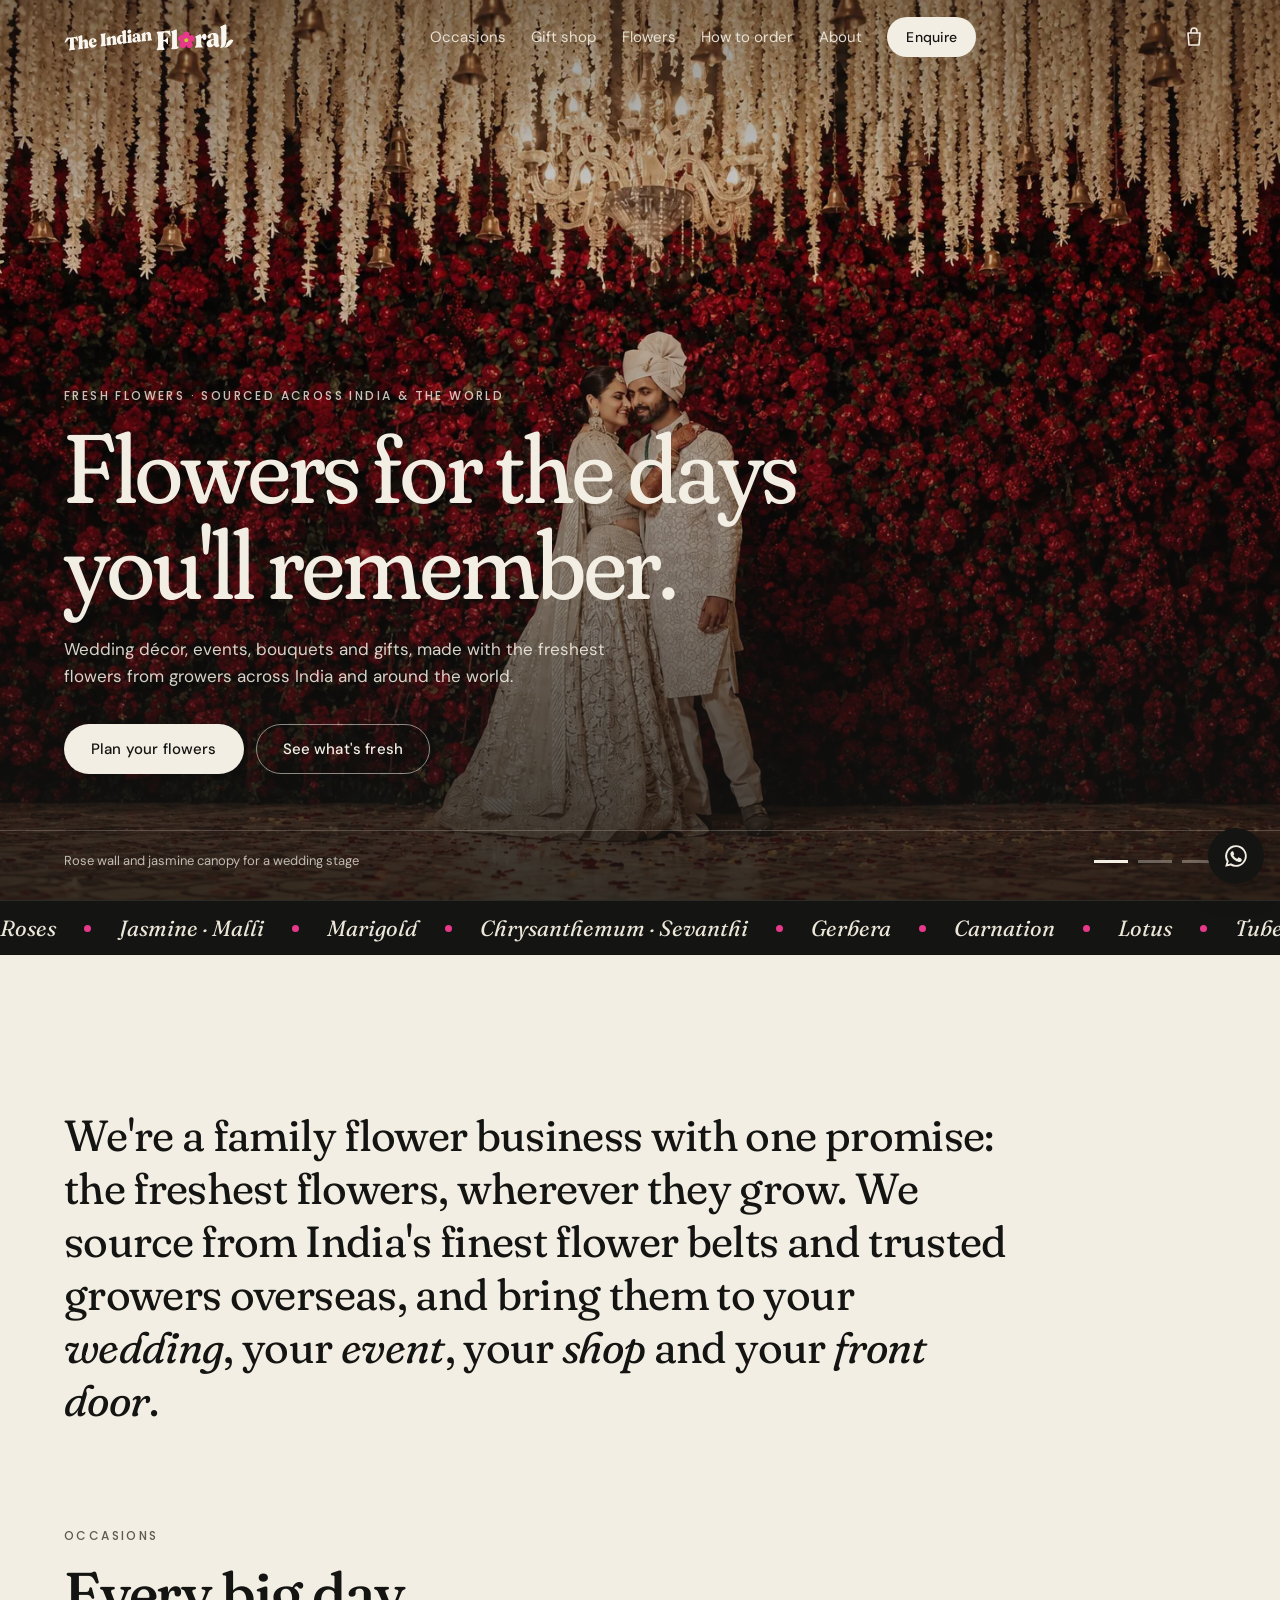
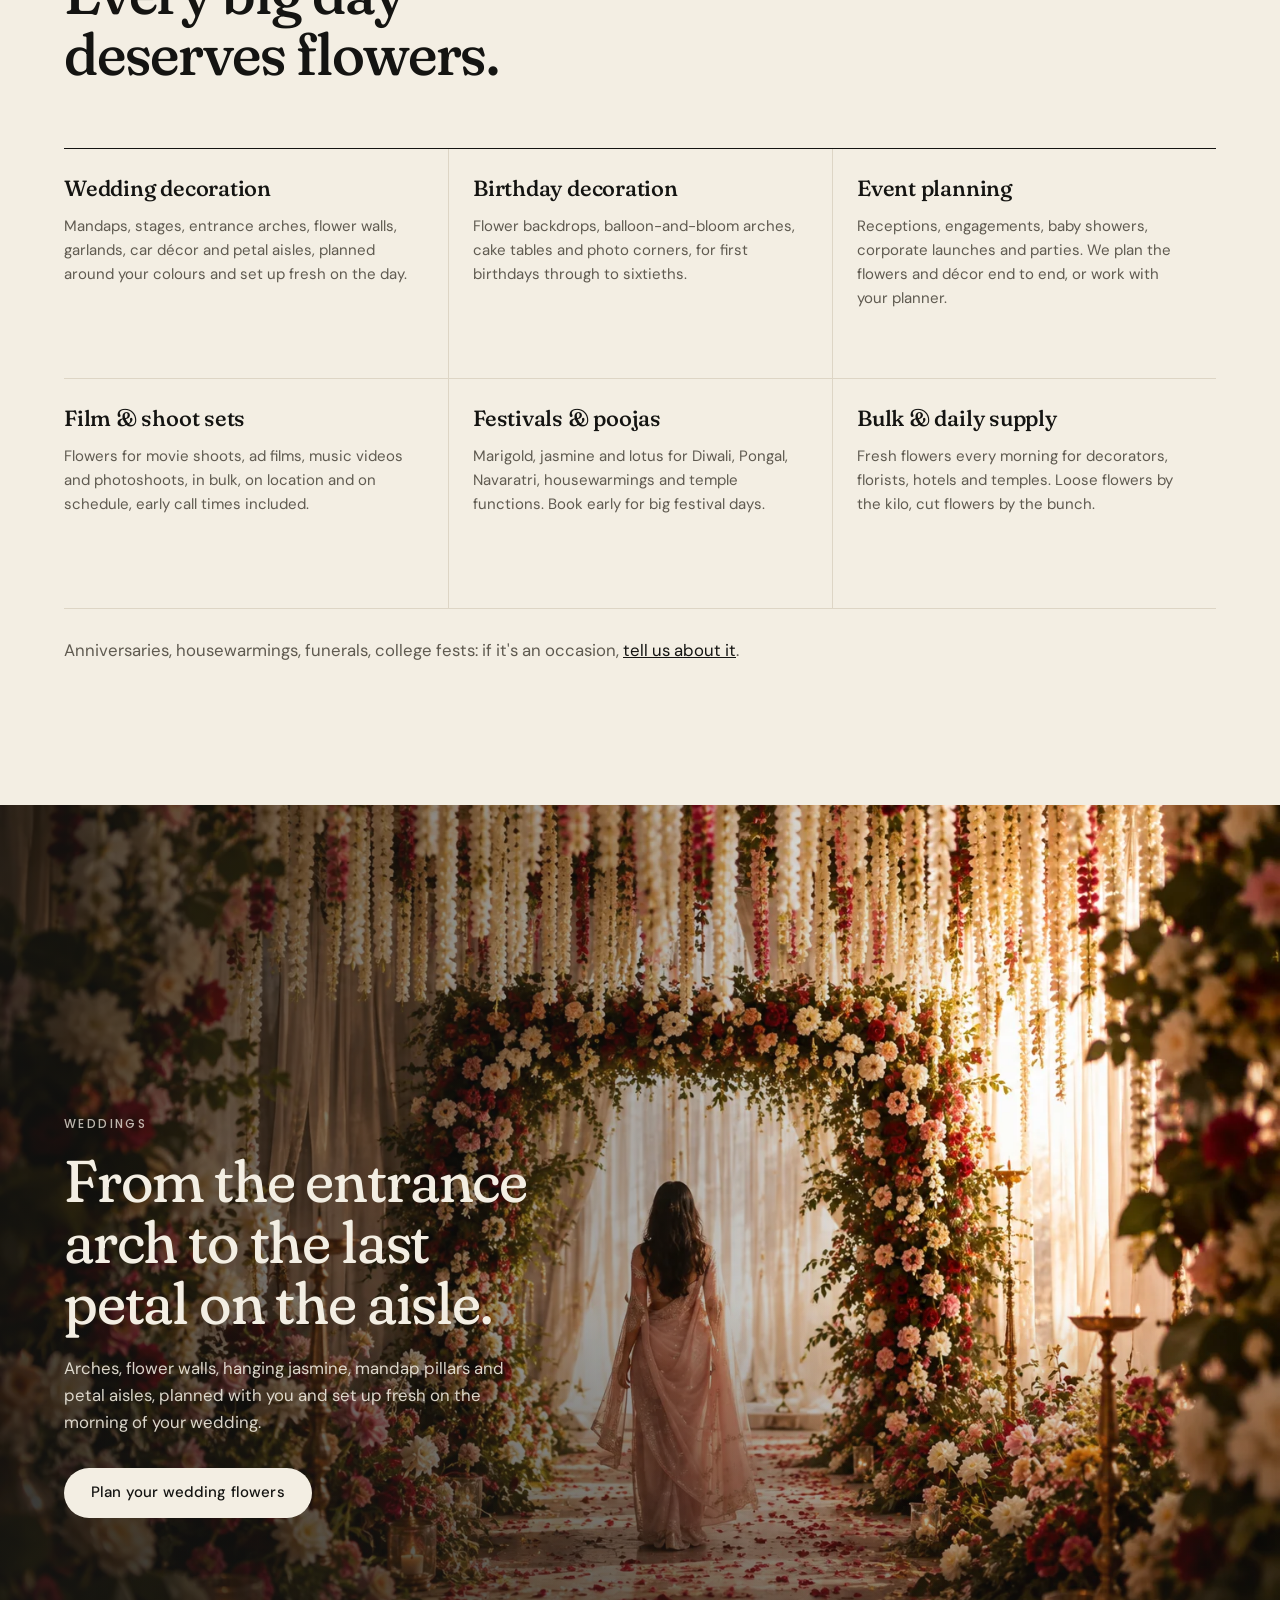
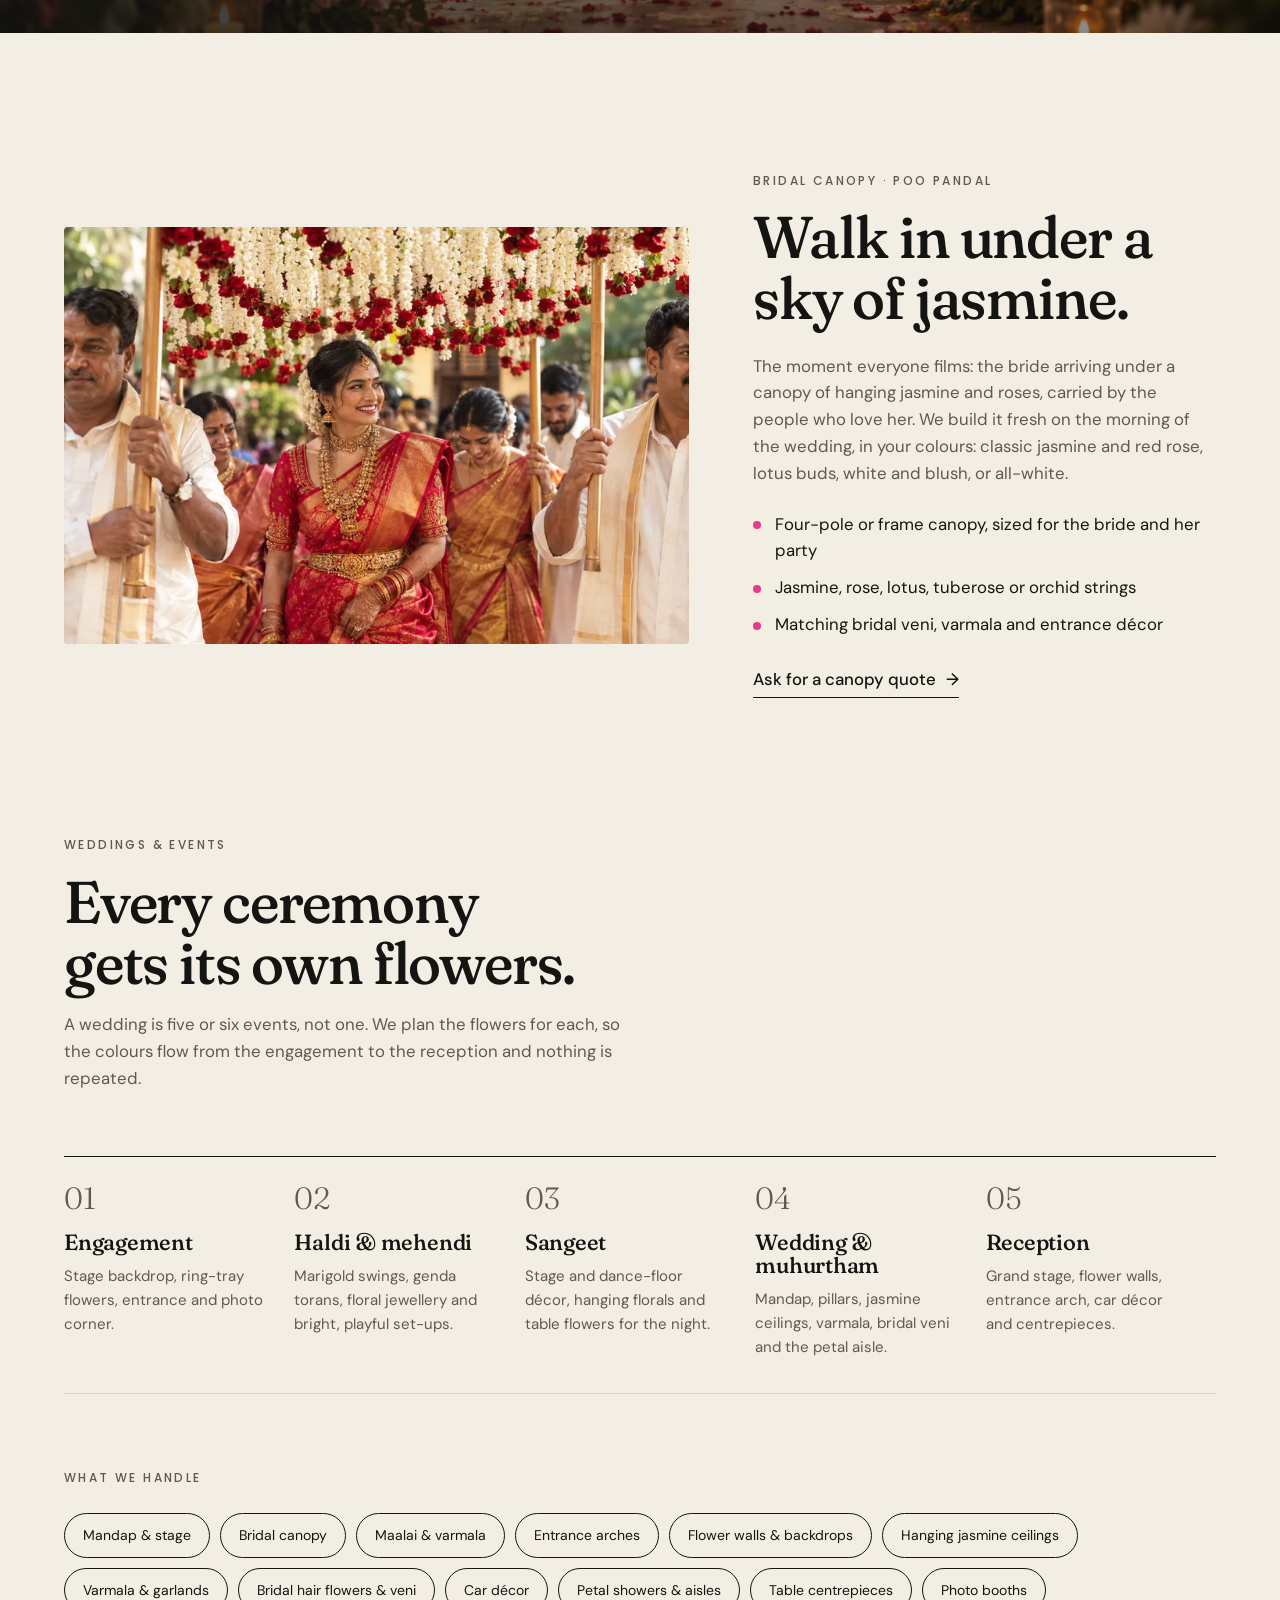
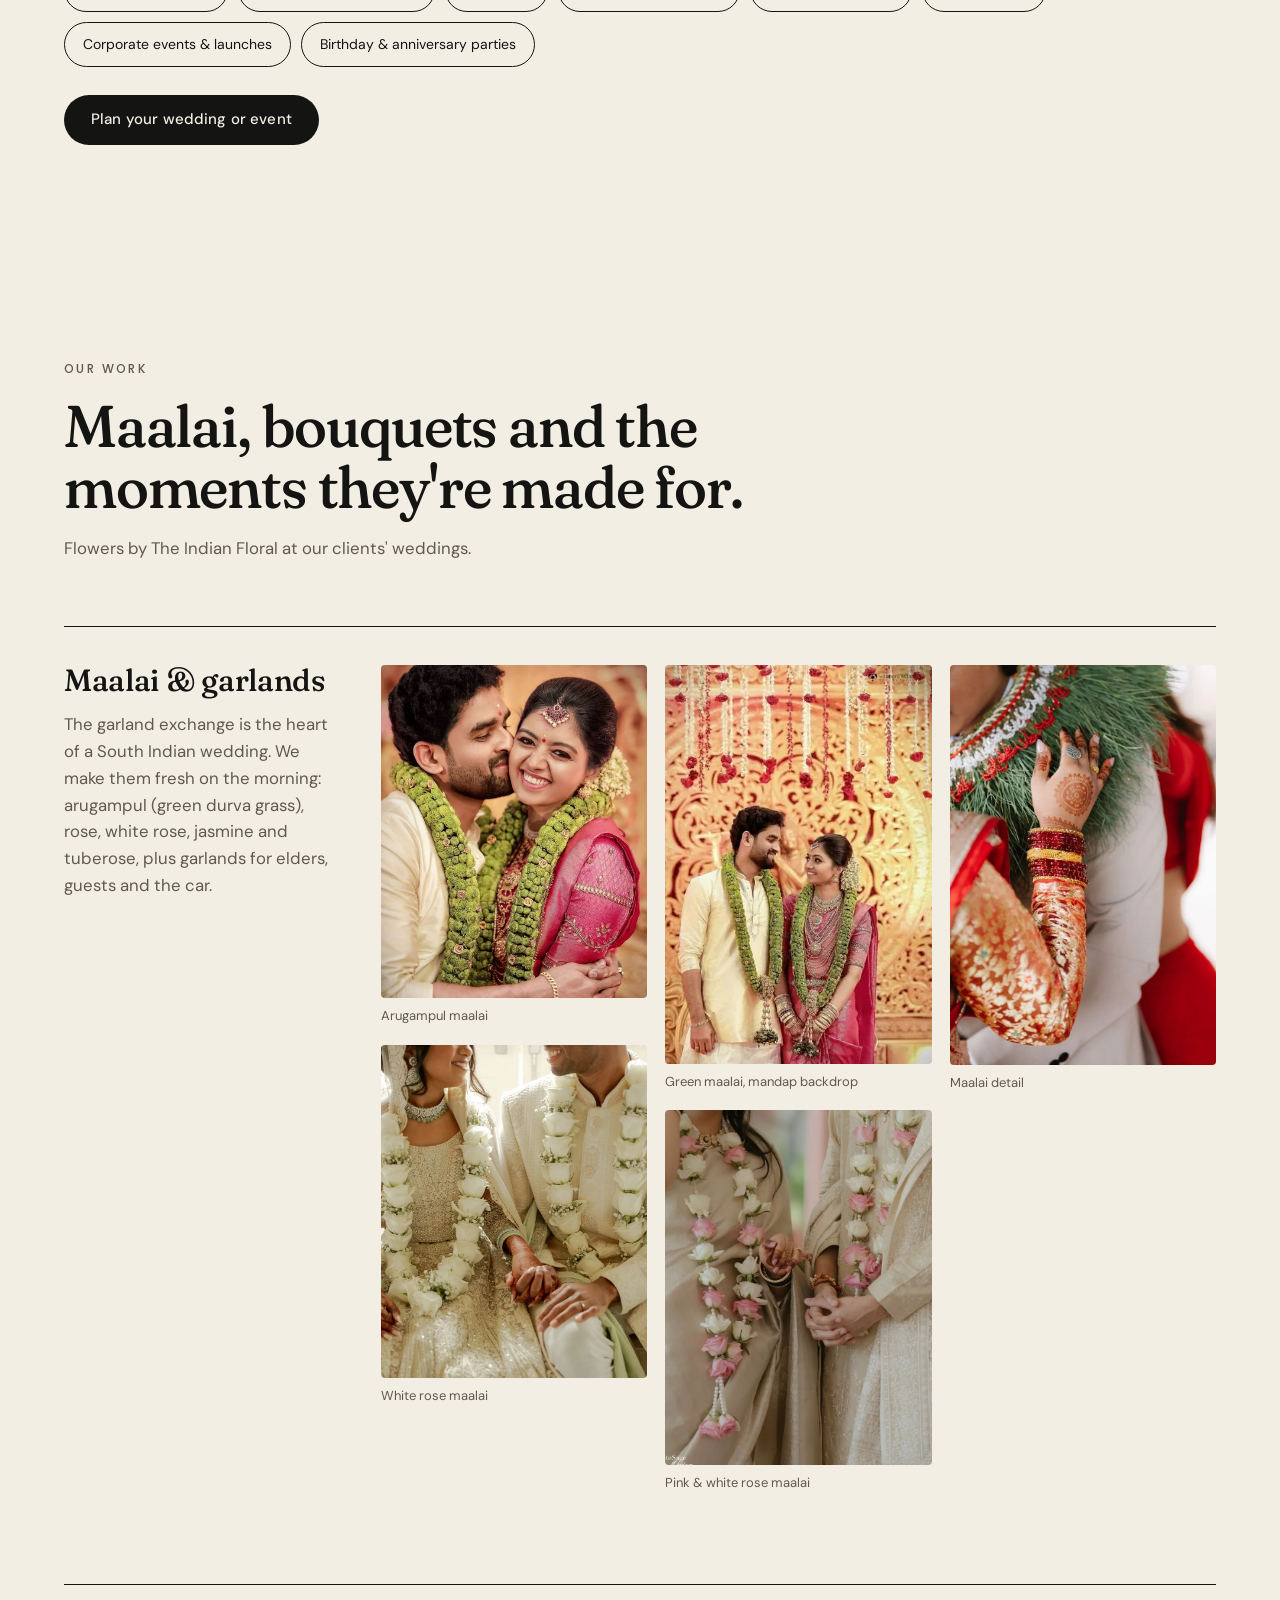
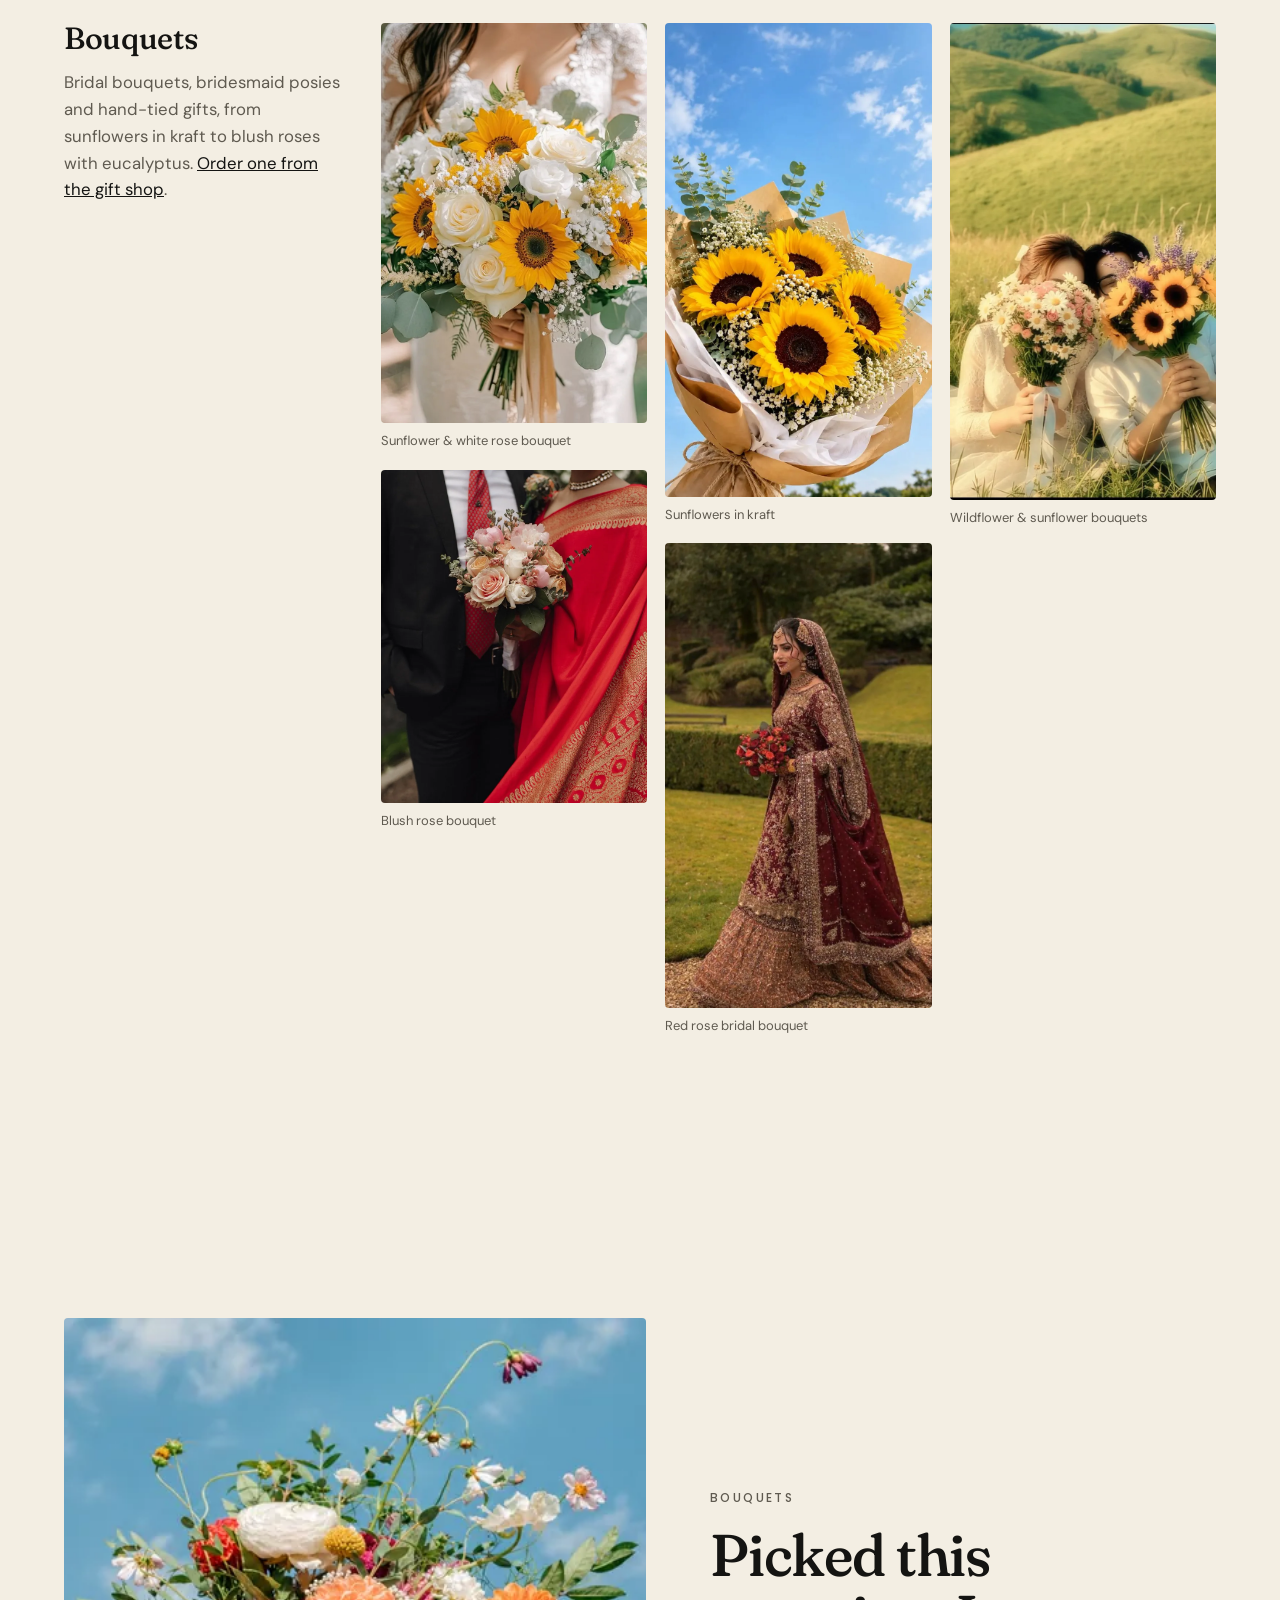
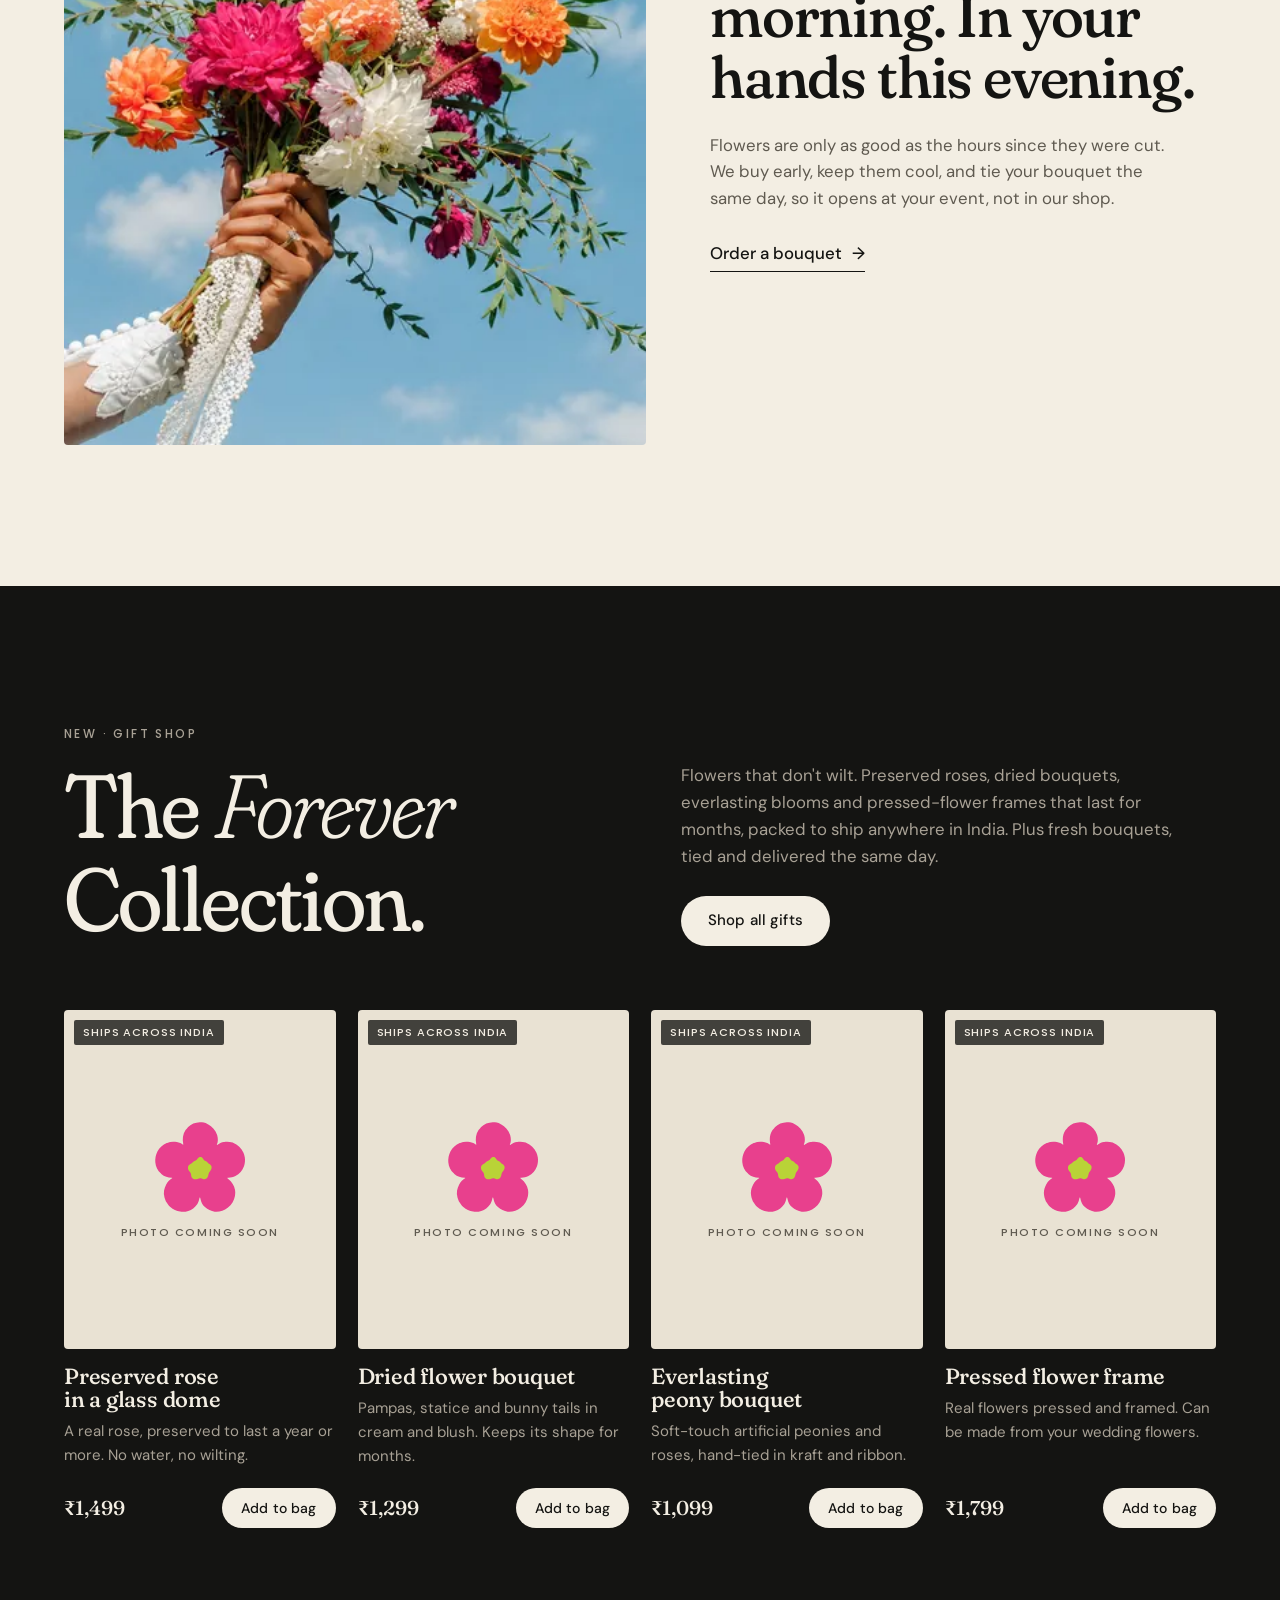
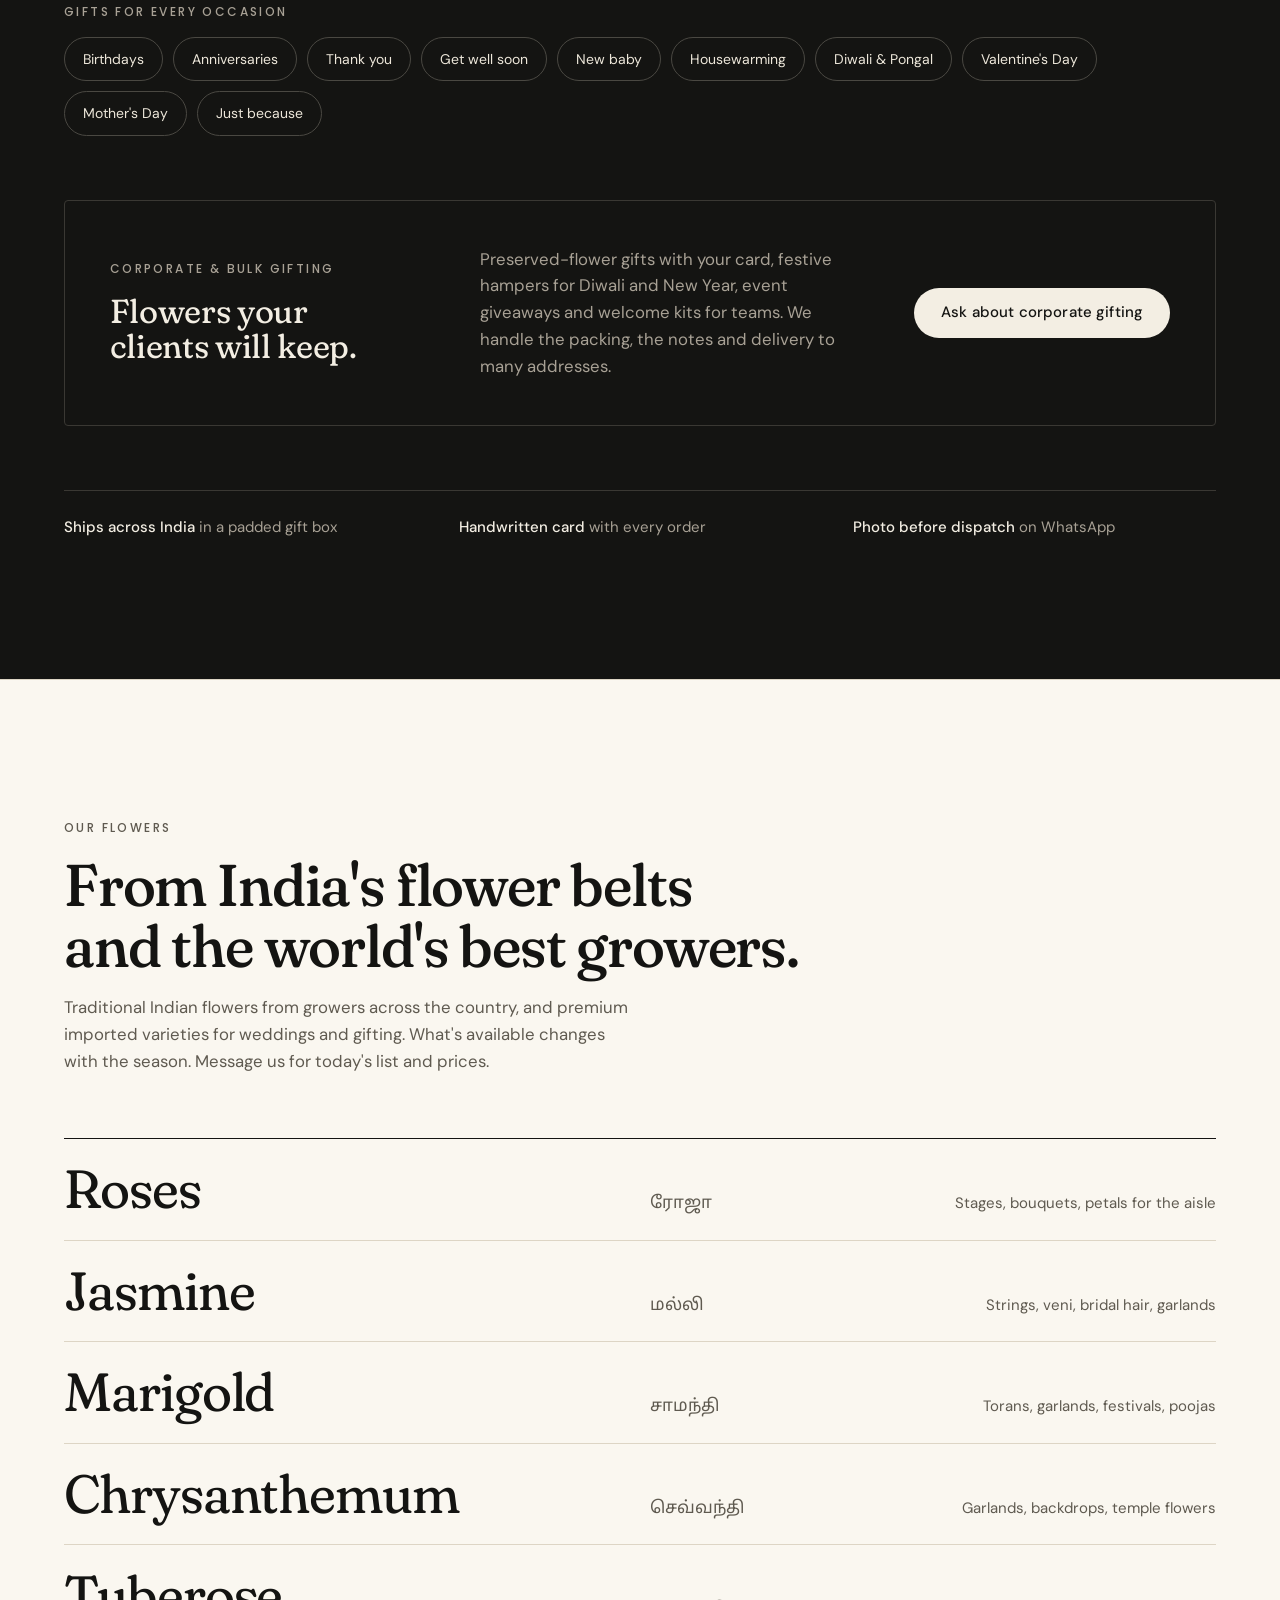
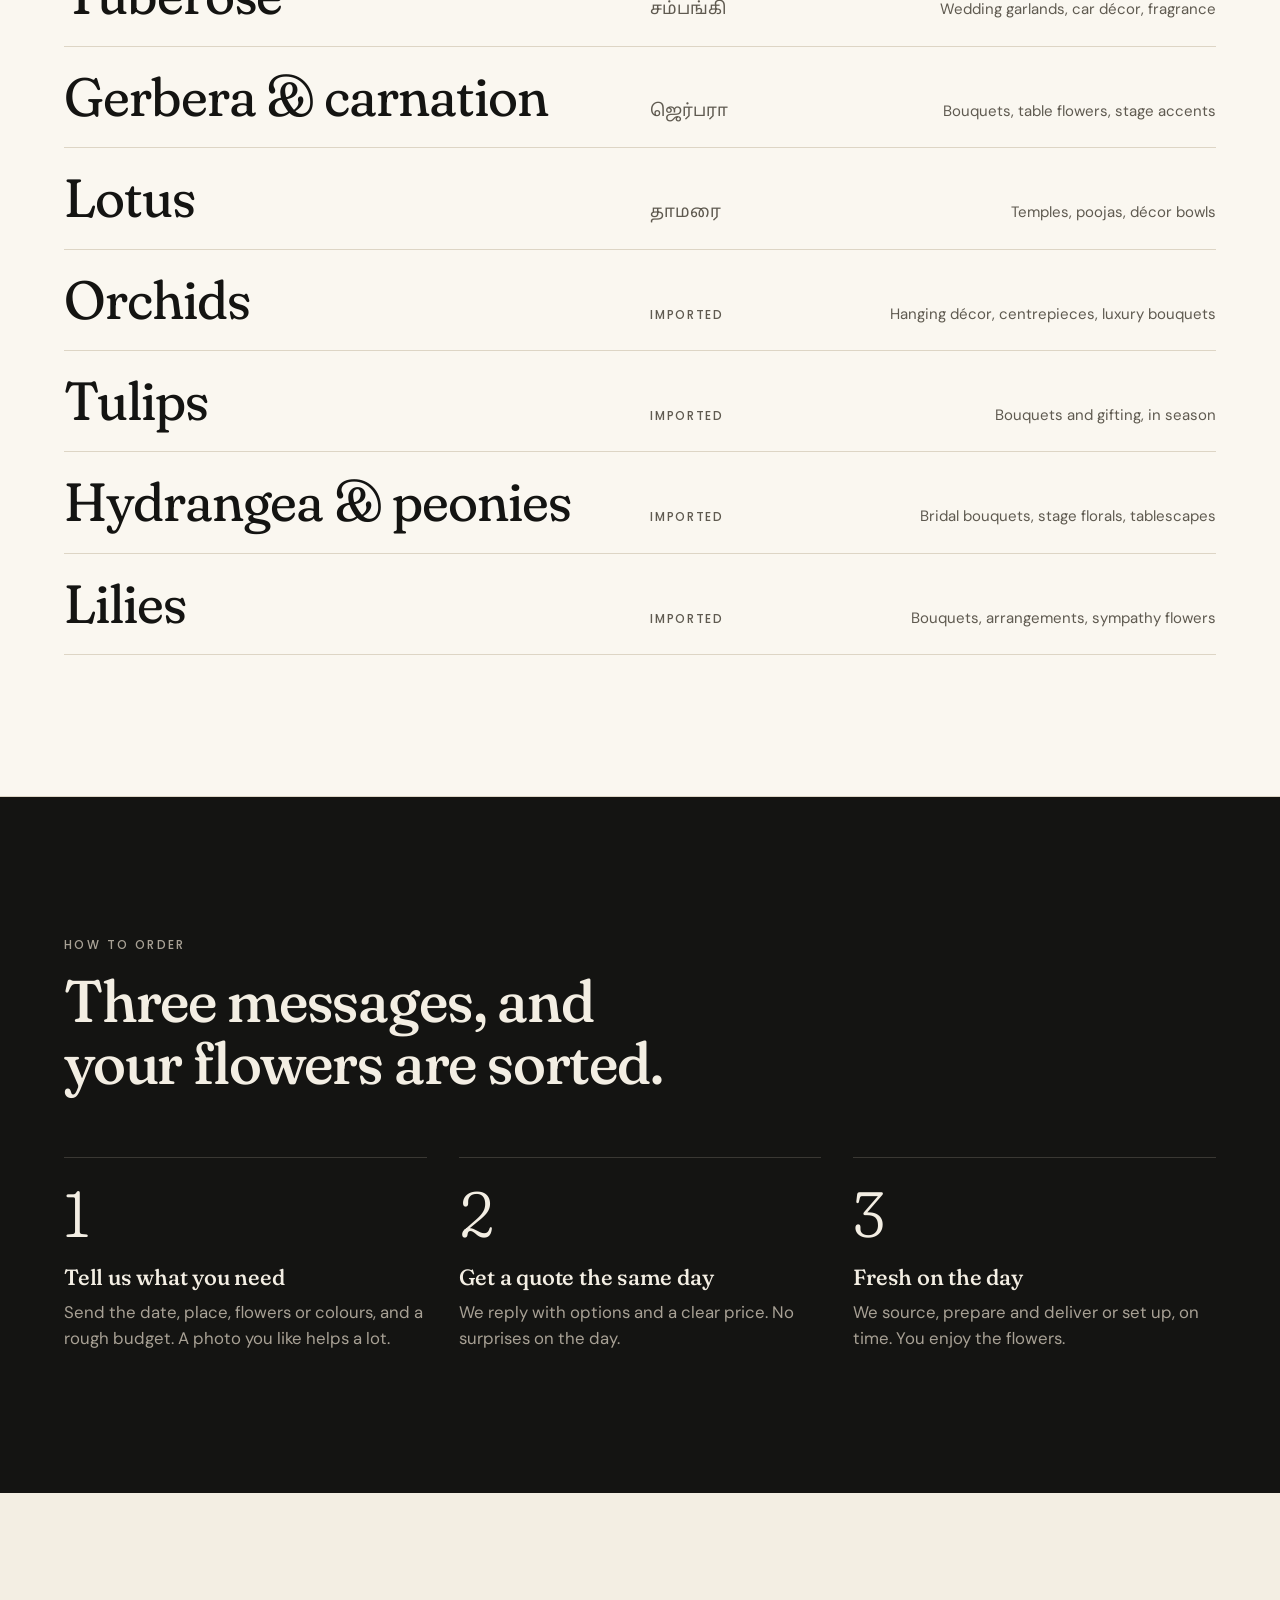
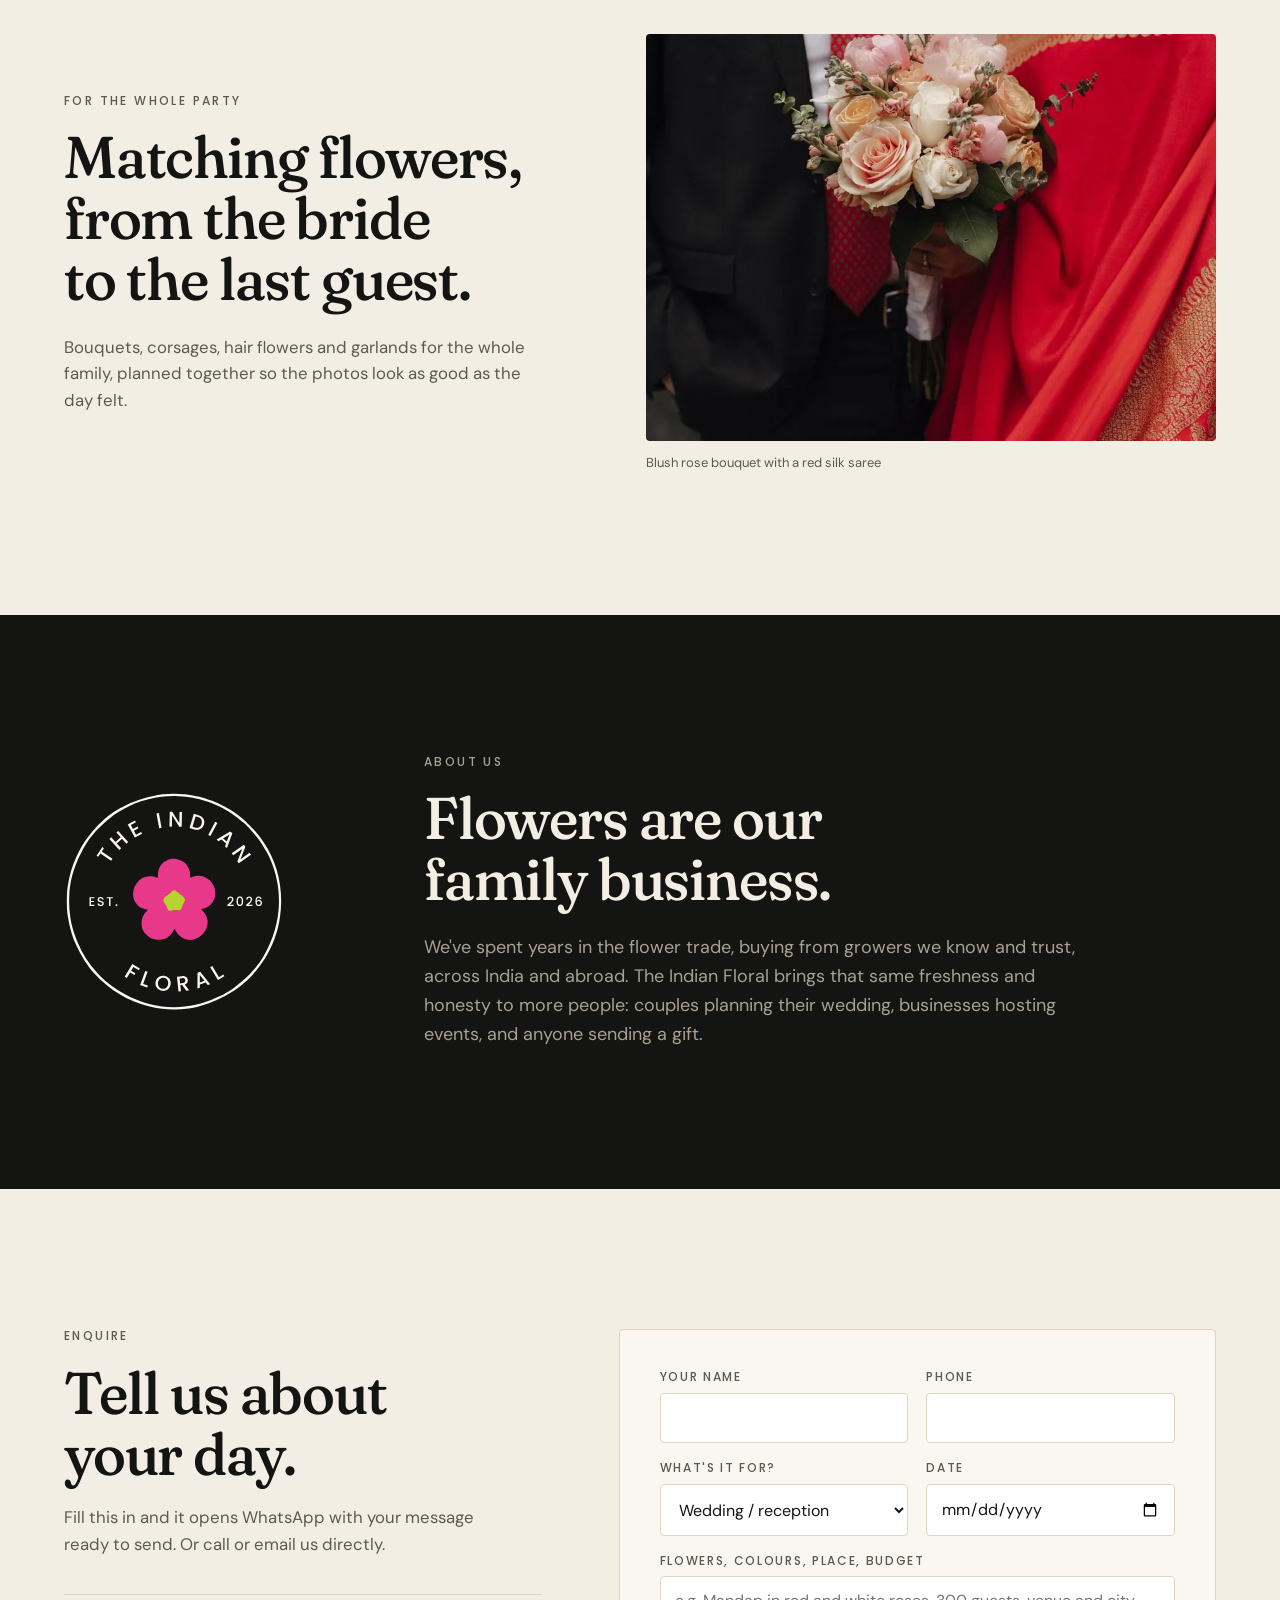
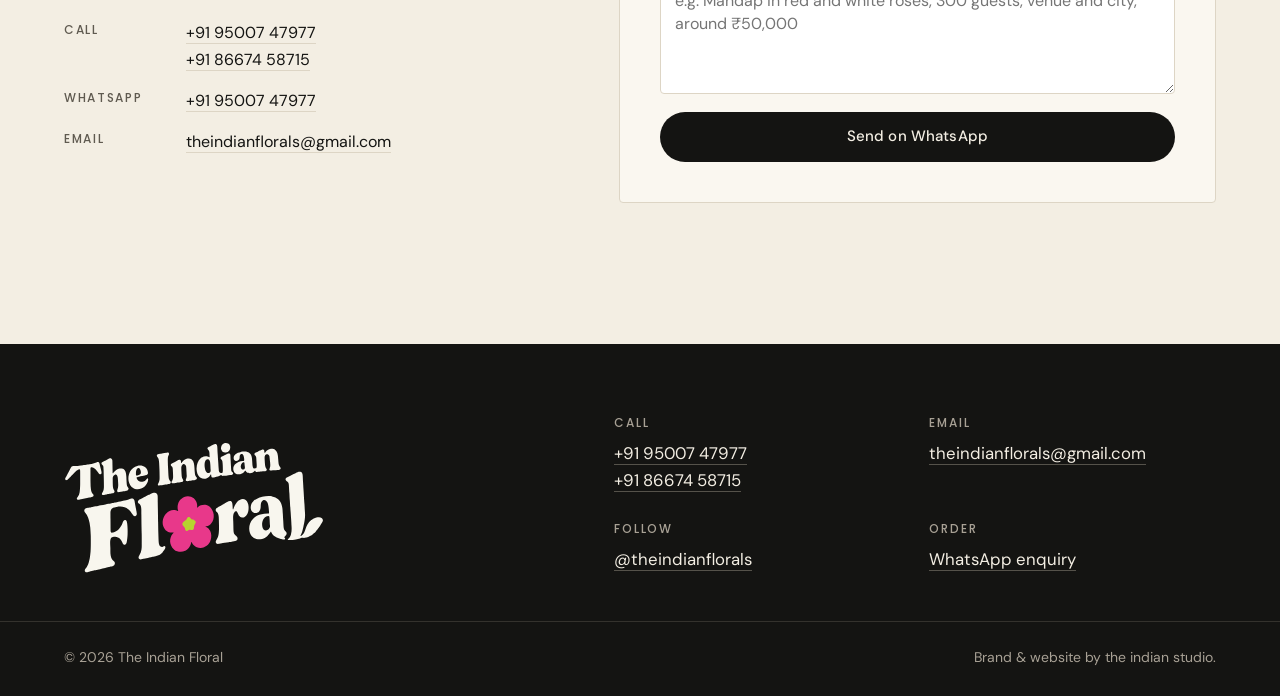
<file: index.html>
<!doctype html>
<html lang="en">
<head>
  <meta charset="utf-8">
  <meta name="viewport" content="width=device-width, initial-scale=1, viewport-fit=cover">
  <title>The Indian Floral · Flowers for weddings, events &amp; gifting</title>
  <meta name="description" content="Wedding decoration, event flowers and gifts, with flowers sourced from growers across India and around the world. Preserved flower gifts that ship across India.">
  <meta name="theme-color" content="#141412">

  <meta property="og:title" content="The Indian Floral">
  <meta property="og:description" content="Flowers sourced across India and the world, for weddings, events and gifting.">
  <meta property="og:image" content="assets/og-image.png">
  <meta property="og:type" content="website">

  <link rel="icon" href="favicon.svg" type="image/svg+xml">
  <link rel="icon" href="favicon.ico" sizes="48x48">
  <link rel="apple-touch-icon" href="apple-touch-icon.png">
  <link rel="manifest" href="site.webmanifest">

  <link rel="preconnect" href="https://fonts.googleapis.com">
  <link rel="preconnect" href="https://fonts.gstatic.com" crossorigin>
  <link rel="stylesheet" href="https://fonts.googleapis.com/css2?family=Fraunces:opsz,wght,SOFT@9..144,300..900,0..100&family=DM+Sans:opsz,wght@9..40,400..700&family=Poppins:wght@500&family=Noto+Sans+Tamil:wght@400;500&display=swap">
  <link rel="preload" as="image" href="assets/img/hero-mandap-lg.webp" imagesrcset="assets/img/hero-mandap-sm.webp 800w, assets/img/hero-mandap-lg.webp 1536w" imagesizes="100vw">
  <link rel="stylesheet" href="assets/styles.css">
</head>
<body>

<a class="skip" href="#main">Skip to content</a>

<header class="site-header" id="top">
  <div class="bar">
    <a class="brand" href="#top" aria-label="The Indian Floral, home">
      <img class="logo-light" src="assets/logo/horizontal-reversed.svg" alt="The Indian Floral" width="190" height="30">
      <img class="logo-dark" src="assets/logo/horizontal-ink.svg" alt="" width="190" height="30" aria-hidden="true">
    </a>
    <nav class="nav" id="nav" aria-label="Main">
      <a href="#occasions">Occasions</a>
      <a href="shop.html">Gift shop</a>
      <a href="#flowers">Flowers</a>
      <a href="#how">How to order</a>
      <a href="#about">About</a>
      <a class="btn btn-small" href="#contact">Enquire</a>
    </nav>
    <div class="bar-end">
      <a class="bag-btn" href="#bag" data-open-bag aria-label="Your bag"><svg viewBox="0 0 24 24" aria-hidden="true"><path d="M6 8h12l-1 12H7L6 8Z"/><path d="M9 8V6a3 3 0 0 1 6 0v2"/></svg><span class="bag-count" hidden>0</span></a>
      <button class="menu" id="menu" aria-expanded="false" aria-controls="nav"><span></span><span></span><span class="sr">Menu</span></button>
    </div>
  </div>
</header>

<main id="main">

  <!-- HERO: three slides, crossfading -->
  <section class="hero" aria-roledescription="carousel" aria-label="Our flowers at work">
    <div class="slides">
      <figure class="slide is-active" data-caption="Rose wall and jasmine canopy for a wedding stage">
        <picture>
          <source type="image/webp" srcset="assets/img/hero-mandap-sm.webp 800w, assets/img/hero-mandap-lg.webp 1536w" sizes="100vw">
          <img src="assets/img/hero-mandap-lg.jpg" alt="A bride and groom in ivory in front of a wall of red roses under hanging white flowers" fetchpriority="high">
        </picture>
      </figure>
      <figure class="slide" data-caption="Sunflowers and baby's breath, tied by hand">
        <picture>
          <source type="image/webp" srcset="assets/img/hero-sunflower-bouquet-sm.webp 800w, assets/img/hero-sunflower-bouquet-lg.webp 1536w" sizes="100vw">
          <img src="assets/img/hero-sunflower-bouquet-lg.jpg" alt="A couple in a sunflower field at sunset holding a sunflower bouquet" loading="lazy">
        </picture>
      </figure>
      <figure class="slide" data-caption="Golden hour in the fields">
        <picture>
          <source type="image/webp" srcset="assets/img/hero-sunflower-field-sm.webp 800w, assets/img/hero-sunflower-field-lg.webp 1536w" sizes="100vw">
          <img src="assets/img/hero-sunflower-field-lg.jpg" alt="A couple holding hands in a sunflower field at sunrise" loading="lazy">
        </picture>
      </figure>
    </div>

    <div class="hero-copy">
      <p class="eyebrow">Fresh flowers · Sourced across India &amp; the world</p>
      <h1>Flowers for the days you'll remember.</h1>
      <p class="hero-sub">Wedding décor, events, bouquets and gifts, made with the freshest flowers from growers across India and around the world.</p>
      <div class="actions">
        <a class="btn btn-light" href="#contact">Plan your flowers</a>
        <a class="btn btn-ghost" href="#flowers">See what's fresh</a>
      </div>
    </div>

    <div class="hero-foot">
      <p class="caption" id="caption" aria-live="polite">Rose wall and jasmine canopy for a wedding stage</p>
      <div class="dots" role="tablist" aria-label="Choose a slide">
        <button role="tab" aria-selected="true" aria-label="Slide 1"></button>
        <button role="tab" aria-selected="false" aria-label="Slide 2"></button>
        <button role="tab" aria-selected="false" aria-label="Slide 3"></button>
      </div>
    </div>
  </section>

  <!-- flower names ticker -->
  <div class="ticker" aria-hidden="true">
    <div class="track">
      <span>Roses</span><i></i><span>Jasmine · Malli</span><i></i><span>Marigold</span><i></i><span>Chrysanthemum · Sevanthi</span><i></i><span>Gerbera</span><i></i><span>Carnation</span><i></i><span>Lotus</span><i></i><span>Tuberose · Sampangi</span><i></i><span>Orchids</span><i></i><span>Tulips</span><i></i><span>Hydrangea</span><i></i><span>Peonies</span><i></i>
      <span>Roses</span><i></i><span>Jasmine · Malli</span><i></i><span>Marigold</span><i></i><span>Chrysanthemum · Sevanthi</span><i></i><span>Gerbera</span><i></i><span>Carnation</span><i></i><span>Lotus</span><i></i><span>Tuberose · Sampangi</span><i></i><span>Orchids</span><i></i><span>Tulips</span><i></i><span>Hydrangea</span><i></i><span>Peonies</span><i></i>
    </div>
  </div>

  <!-- intro -->
  <section class="intro wrap">
    <p class="big-statement">We're a family flower business with one promise: the freshest flowers, wherever they grow. We source from India's finest flower belts and trusted growers overseas, and bring them to your <em>wedding</em>, your <em>event</em>, your <em>shop</em> and your <em>front door</em>.</p>
  </section>

  <!-- services -->
  <section class="services wrap" id="occasions" aria-labelledby="services-title">
    <div class="section-head">
      <p class="eyebrow">Occasions</p>
      <h2 id="services-title">Every big day deserves flowers.</h2>
    </div>
    <div class="service-grid">
      <article class="service" id="weddings">
        <h3>Wedding decoration</h3>
        <p>Mandaps, stages, entrance arches, flower walls, garlands, car décor and petal aisles, planned around your colours and set up fresh on the day.</p>
      </article>
      <article class="service">
        <h3>Birthday decoration</h3>
        <p>Flower backdrops, balloon-and-bloom arches, cake tables and photo corners, for first birthdays through to sixtieths.</p>
      </article>
      <article class="service">
        <h3>Event planning</h3>
        <p>Receptions, engagements, baby showers, corporate launches and parties. We plan the flowers and décor end to end, or work with your planner.</p>
      </article>
      <article class="service">
        <h3>Film &amp; shoot sets</h3>
        <p>Flowers for movie shoots, ad films, music videos and photoshoots, in bulk, on location and on schedule, early call times included.</p>
      </article>
      <article class="service">
        <h3>Festivals &amp; poojas</h3>
        <p>Marigold, jasmine and lotus for Diwali, Pongal, Navaratri, housewarmings and temple functions. Book early for big festival days.</p>
      </article>
      <article class="service">
        <h3>Bulk &amp; daily supply</h3>
        <p>Fresh flowers every morning for decorators, florists, hotels and temples. Loose flowers by the kilo, cut flowers by the bunch.</p>
      </article>
    </div>
    <p class="occasions-more">Anniversaries, housewarmings, funerals, college fests: if it's an occasion, <a href="#contact">tell us about it</a>.</p>
  </section>

  <!-- weddings band -->
  <section class="wedding-band" aria-labelledby="wedding-title">
    <picture>
      <source type="image/webp" srcset="assets/img/wedding-arch-sm.webp 800w, assets/img/wedding-arch-lg.webp 1536w" sizes="100vw">
      <img src="assets/img/wedding-arch-lg.jpg" alt="A bride in a blush saree walking under a floral arch, between walls of roses and hanging jasmine, lit by brass lamps" loading="lazy">
    </picture>
    <div class="wedding-copy wrap">
      <p class="eyebrow">Weddings</p>
      <h2 id="wedding-title">From the entrance arch to the last petal on the aisle.</h2>
      <p>Arches, flower walls, hanging jasmine, mandap pillars and petal aisles, planned with you and set up fresh on the morning of your wedding.</p>
      <a class="btn btn-light" href="#contact">Plan your wedding flowers</a>
    </div>
  </section>

  <!-- bridal canopy -->
  <section class="canopy wrap" aria-labelledby="canopy-title">
    <figure class="canopy-img">
      <picture>
        <source type="image/webp" srcset="assets/img/bridal-canopy-sm.webp 800w, assets/img/bridal-canopy-lg.webp 1536w" sizes="(min-width: 900px) 60vw, 100vw">
        <img src="assets/img/bridal-canopy-lg.jpg" alt="A smiling bride in a red and gold silk saree walking under a canopy of jasmine strings and red roses, held on poles by her family" loading="lazy">
      </picture>
    </figure>
    <div class="canopy-copy">
      <p class="eyebrow">Bridal canopy · Poo pandal</p>
      <h2 id="canopy-title">Walk in under a sky of jasmine.</h2>
      <p>The moment everyone films: the bride arriving under a canopy of hanging jasmine and roses, carried by the people who love her. We build it fresh on the morning of the wedding, in your colours: classic jasmine and red rose, lotus buds, white and blush, or all-white.</p>
      <ul class="canopy-points">
        <li>Four-pole or frame canopy, sized for the bride and her party</li>
        <li>Jasmine, rose, lotus, tuberose or orchid strings</li>
        <li>Matching bridal veni, varmala and entrance décor</li>
      </ul>
      <a class="link-arrow" href="#contact">Ask for a canopy quote</a>
    </div>
  </section>

  <!-- weddings & events, in detail -->
  <section class="ceremonies wrap" aria-labelledby="ceremonies-title">
    <div class="section-head">
      <p class="eyebrow">Weddings &amp; events</p>
      <h2 id="ceremonies-title">Every ceremony gets its own flowers.</h2>
      <p class="section-note">A wedding is five or six events, not one. We plan the flowers for each, so the colours flow from the engagement to the reception and nothing is repeated.</p>
    </div>
    <ol class="ceremony-list">
      <li><h3>Engagement</h3><p>Stage backdrop, ring-tray flowers, entrance and photo corner.</p></li>
      <li><h3>Haldi &amp; mehendi</h3><p>Marigold swings, genda torans, floral jewellery and bright, playful set-ups.</p></li>
      <li><h3>Sangeet</h3><p>Stage and dance-floor décor, hanging florals and table flowers for the night.</p></li>
      <li><h3>Wedding &amp; muhurtham</h3><p>Mandap, pillars, jasmine ceilings, varmala, bridal veni and the petal aisle.</p></li>
      <li><h3>Reception</h3><p>Grand stage, flower walls, entrance arch, car décor and centrepieces.</p></li>
    </ol>
    <div class="handle">
      <p class="eyebrow">What we handle</p>
      <ul class="handle-list">
        <li>Mandap &amp; stage</li><li>Bridal canopy</li><li>Maalai &amp; varmala</li><li>Entrance arches</li><li>Flower walls &amp; backdrops</li><li>Hanging jasmine ceilings</li>
        <li>Varmala &amp; garlands</li><li>Bridal hair flowers &amp; veni</li><li>Car décor</li><li>Petal showers &amp; aisles</li>
        <li>Table centrepieces</li><li>Photo booths</li><li>Corporate events &amp; launches</li><li>Birthday &amp; anniversary parties</li>
      </ul>
      <a class="btn btn-dark" href="#contact">Plan your wedding or event</a>
    </div>
  </section>

  <!-- our work: maalai & bouquets -->
  <section class="work wrap" id="work" aria-labelledby="work-title">
    <div class="section-head">
      <p class="eyebrow">Our work</p>
      <h2 id="work-title">Maalai, bouquets and the moments they're made for.</h2>
      <p class="section-note">Flowers by The Indian Floral at our clients' weddings.</p>
    </div>

    <div class="work-group">
      <div class="work-intro">
        <h3>Maalai &amp; garlands</h3>
        <p>The garland exchange is the heart of a South Indian wedding. We make them fresh on the morning: arugampul (green durva grass), rose, white rose, jasmine and tuberose, plus garlands for elders, guests and the car.</p>
      </div>
      <div class="gallery">
        <figure class="work-item"><picture><source type="image/webp" srcset="assets/img/work/maalai-green-embrace.webp"><img src="assets/img/work/maalai-green-embrace.jpg" alt="A smiling couple embracing, both wearing thick green garlands" loading="lazy"></picture><figcaption>Arugampul maalai</figcaption></figure>
        <figure class="work-item"><picture><source type="image/webp" srcset="assets/img/work/maalai-white-rose.webp"><img src="assets/img/work/maalai-white-rose.jpg" alt="A bride and groom in ivory holding hands, wearing long white rose garlands" loading="lazy"></picture><figcaption>White rose maalai</figcaption></figure>
        <figure class="work-item"><picture><source type="image/webp" srcset="assets/img/work/maalai-green-couple.webp"><img src="assets/img/work/maalai-green-couple.jpg" alt="A couple in cream and pink silk wearing green garlands in front of a carved gold backdrop" loading="lazy"></picture><figcaption>Green maalai, mandap backdrop</figcaption></figure>
        <figure class="work-item"><picture><source type="image/webp" srcset="assets/img/work/maalai-pink-white-rose.webp"><img src="assets/img/work/maalai-pink-white-rose.jpg" alt="Hands of a couple in ivory wearing garlands of white and pink roses" loading="lazy"></picture><figcaption>Pink &amp; white rose maalai</figcaption></figure>
        <figure class="work-item"><picture><source type="image/webp" srcset="assets/img/work/maalai-green-detail.webp"><img src="assets/img/work/maalai-green-detail.jpg" alt="Close-up of a bride's hennaed hand resting on a green garland with red and white trim" loading="lazy"></picture><figcaption>Maalai detail</figcaption></figure>
      </div>
    </div>

    <div class="work-group">
      <div class="work-intro">
        <h3>Bouquets</h3>
        <p>Bridal bouquets, bridesmaid posies and hand-tied gifts, from sunflowers in kraft to blush roses with eucalyptus. <a href="shop.html">Order one from the gift shop</a>.</p>
      </div>
      <div class="gallery">
        <figure class="work-item"><picture><source type="image/webp" srcset="assets/img/work/bouquet-sunflower-rose.webp"><img src="assets/img/work/bouquet-sunflower-rose.jpg" alt="A bride holding a bouquet of sunflowers, white roses and baby's breath" loading="lazy"></picture><figcaption>Sunflower &amp; white rose bouquet</figcaption></figure>
        <figure class="work-item"><picture><source type="image/webp" srcset="assets/img/work/bouquet-blush-saree.webp"><img src="assets/img/work/bouquet-blush-saree.jpg" alt="A bride in a red saree holding a blush and peach rose bouquet" loading="lazy"></picture><figcaption>Blush rose bouquet</figcaption></figure>
        <figure class="work-item"><picture><source type="image/webp" srcset="assets/img/work/bouquet-sunflower-kraft.webp"><img src="assets/img/work/bouquet-sunflower-kraft.jpg" alt="A sunflower bouquet in kraft paper held against a blue sky" loading="lazy"></picture><figcaption>Sunflowers in kraft</figcaption></figure>
        <figure class="work-item"><picture><source type="image/webp" srcset="assets/img/work/bouquet-red-rose-bride.webp"><img src="assets/img/work/bouquet-red-rose-bride.jpg" alt="A bride in a maroon lehenga holding red roses on a lawn" loading="lazy"></picture><figcaption>Red rose bridal bouquet</figcaption></figure>
        <figure class="work-item"><picture><source type="image/webp" srcset="assets/img/work/bouquet-couple-hills.webp"><img src="assets/img/work/bouquet-couple-hills.jpg" alt="A couple hiding their faces behind wildflower and sunflower bouquets on a green hillside" loading="lazy"></picture><figcaption>Wildflower &amp; sunflower bouquets</figcaption></figure>
      </div>
    </div>
  </section>

  <!-- feature: bouquet -->
  <section class="feature wrap">
    <figure class="feature-img">
      <picture>
        <source type="image/webp" srcset="assets/img/bouquet-sky-sm.webp 800w, assets/img/bouquet-sky-lg.webp 1536w" sizes="(min-width: 900px) 55vw, 100vw">
        <img src="assets/img/bouquet-sky-lg.jpg" alt="A bride's hand raising a bouquet of dahlias, cosmos and greenery against a blue sky" loading="lazy">
      </picture>
    </figure>
    <div class="feature-copy">
      <p class="eyebrow">Bouquets</p>
      <h2>Picked this morning. In your hands this evening.</h2>
      <p>Flowers are only as good as the hours since they were cut. We buy early, keep them cool, and tie your bouquet the same day, so it opens at your event, not in our shop.</p>
      <a class="link-arrow" href="#contact">Order a bouquet</a>
    </div>
  </section>

  <!-- gifting campaign: The Forever Collection -->
  <section class="campaign" id="gifting" aria-labelledby="campaign-title">
    <div class="wrap">
      <div class="campaign-head">
        <div>
          <p class="eyebrow">New · Gift shop</p>
          <h2 id="campaign-title">The <em>Forever</em> Collection.</h2>
        </div>
        <div class="campaign-side">
          <p>Flowers that don't wilt. Preserved roses, dried bouquets, everlasting blooms and pressed-flower frames that last for months, packed to ship anywhere in India. Plus fresh bouquets, tied and delivered the same day.</p>
          <a class="btn btn-light" href="shop.html">Shop all gifts</a>
        </div>
      </div>
      <div class="product-grid" data-products="featured"></div>
      <div class="gift-occasions">
        <p class="eyebrow">Gifts for every occasion</p>
        <ul class="gift-tags">
          <li>Birthdays</li><li>Anniversaries</li><li>Thank you</li><li>Get well soon</li><li>New baby</li>
          <li>Housewarming</li><li>Diwali &amp; Pongal</li><li>Valentine's Day</li><li>Mother's Day</li><li>Just because</li>
        </ul>
      </div>
      <div class="corporate">
        <div>
          <p class="eyebrow">Corporate &amp; bulk gifting</p>
          <h3>Flowers your clients will keep.</h3>
        </div>
        <p>Preserved-flower gifts with your card, festive hampers for Diwali and New Year, event giveaways and welcome kits for teams. We handle the packing, the notes and delivery to many addresses.</p>
        <a class="btn btn-light" href="#contact">Ask about corporate gifting</a>
      </div>
      <ul class="campaign-promises">
        <li><b>Ships across India</b> in a padded gift box</li>
        <li><b>Handwritten card</b> with every order</li>
        <li><b>Photo before dispatch</b> on WhatsApp</li>
      </ul>
    </div>
  </section>

  <!-- flowers we source -->
  <section class="flowers" id="flowers" aria-labelledby="flowers-title">
    <div class="wrap">
      <div class="section-head">
        <p class="eyebrow">Our flowers</p>
        <h2 id="flowers-title">From India's flower belts and the world's best growers.</h2>
        <p class="section-note">Traditional Indian flowers from growers across the country, and premium imported varieties for weddings and gifting. What's available changes with the season. Message us for today's list and prices.</p>
      </div>
      <ul class="flower-list">
        <li><span class="fname">Roses</span><span class="ftamil" lang="ta">ரோஜா</span><span class="fuse">Stages, bouquets, petals for the aisle</span></li>
        <li><span class="fname">Jasmine</span><span class="ftamil" lang="ta">மல்லி</span><span class="fuse">Strings, veni, bridal hair, garlands</span></li>
        <li><span class="fname">Marigold</span><span class="ftamil" lang="ta">சாமந்தி</span><span class="fuse">Torans, garlands, festivals, poojas</span></li>
        <li><span class="fname">Chrysanthemum</span><span class="ftamil" lang="ta">செவ்வந்தி</span><span class="fuse">Garlands, backdrops, temple flowers</span></li>
        <li><span class="fname">Tuberose</span><span class="ftamil" lang="ta">சம்பங்கி</span><span class="fuse">Wedding garlands, car décor, fragrance</span></li>
        <li><span class="fname">Gerbera &amp; carnation</span><span class="ftamil" lang="ta">ஜெர்பரா</span><span class="fuse">Bouquets, table flowers, stage accents</span></li>
        <li><span class="fname">Lotus</span><span class="ftamil" lang="ta">தாமரை</span><span class="fuse">Temples, poojas, décor bowls</span></li>
        <li><span class="fname">Orchids</span><span class="forigin">Imported</span><span class="fuse">Hanging décor, centrepieces, luxury bouquets</span></li>
        <li><span class="fname">Tulips</span><span class="forigin">Imported</span><span class="fuse">Bouquets and gifting, in season</span></li>
        <li><span class="fname">Hydrangea &amp; peonies</span><span class="forigin">Imported</span><span class="fuse">Bridal bouquets, stage florals, tablescapes</span></li>
        <li><span class="fname">Lilies</span><span class="forigin">Imported</span><span class="fuse">Bouquets, arrangements, sympathy flowers</span></li>
      </ul>
    </div>
  </section>

  <!-- how to order: a real three-step sequence -->
  <section class="how" id="how" aria-labelledby="how-title">
    <div class="wrap">
      <div class="section-head">
        <p class="eyebrow">How to order</p>
        <h2 id="how-title">Three messages, and your flowers are sorted.</h2>
      </div>
      <ol class="steps">
        <li><span class="step-n">1</span><h3>Tell us what you need</h3><p>Send the date, place, flowers or colours, and a rough budget. A photo you like helps a lot.</p></li>
        <li><span class="step-n">2</span><h3>Get a quote the same day</h3><p>We reply with options and a clear price. No surprises on the day.</p></li>
        <li><span class="step-n">3</span><h3>Fresh on the day</h3><p>We source, prepare and deliver or set up, on time. You enjoy the flowers.</p></li>
      </ol>
    </div>
  </section>

  <!-- gallery pair -->
  <section class="duo wrap" aria-label="More of our work">
    <figure>
      <picture>
        <source type="image/webp" srcset="assets/img/work/bouquet-blush-saree.webp">
        <img src="assets/img/work/bouquet-blush-saree.jpg" alt="A bride in a red saree holding a blush and peach rose bouquet" loading="lazy" style="object-position:50% 40%">
      </picture>
      <figcaption>Blush rose bouquet with a red silk saree</figcaption>
    </figure>
    <div class="duo-copy">
      <p class="eyebrow">For the whole party</p>
      <h2>Matching flowers, from the bride to the last guest.</h2>
      <p>Bouquets, corsages, hair flowers and garlands for the whole family, planned together so the photos look as good as the day felt.</p>
    </div>
  </section>

  <!-- about -->
  <section class="about" id="about" aria-labelledby="about-title">
    <div class="wrap about-inner">
      <img class="about-mark" src="assets/logo/badge-reversed.svg" alt="" width="220" height="220" loading="lazy">
      <div>
        <p class="eyebrow">About us</p>
        <h2 id="about-title">Flowers are our family business.</h2>
        <p>We've spent years in the flower trade, buying from growers we know and trust, across India and abroad. The Indian Floral brings that same freshness and honesty to more people: couples planning their wedding, businesses hosting events, and anyone sending a gift.</p>
      </div>
    </div>
  </section>

  <!-- contact -->
  <section class="contact wrap" id="contact" aria-labelledby="contact-title">
    <div class="contact-copy">
      <p class="eyebrow">Enquire</p>
      <h2 id="contact-title">Tell us about your day.</h2>
      <p>Fill this in and it opens WhatsApp with your message ready to send. Or call or email us directly.</p>
      <ul class="contact-facts">
        <li><span>Call</span><span class="cval"><a href="tel:+919500747977">+91 95007 47977</a><br><a href="tel:+918667458715">+91 86674 58715</a></span></li>
        <li><span>WhatsApp</span><span class="cval"><a href="https://wa.me/919500747977" target="_blank" rel="noopener">+91 95007 47977</a></span></li>
        <li><span>Email</span><span class="cval"><a href="mailto:theindianflorals@gmail.com">theindianflorals@gmail.com</a></span></li>
      </ul>
    </div>
    <form class="enquiry" id="enquiry" novalidate>
      <div class="field"><label for="f-name">Your name</label><input id="f-name" name="name" autocomplete="name" required></div>
      <div class="field"><label for="f-phone">Phone</label><input id="f-phone" name="phone" type="tel" autocomplete="tel" inputmode="tel" required></div>
      <div class="field"><label for="f-type">What's it for?</label>
        <select id="f-type" name="type">
          <option>Wedding / reception</option><option>Event or function</option><option>Bouquet or gift</option>
          <option>Bulk / daily supply</option><option>Festival or pooja</option><option>Something else</option>
        </select></div>
      <div class="field"><label for="f-date">Date</label><input id="f-date" name="date" type="date"></div>
      <div class="field wide"><label for="f-msg">Flowers, colours, place, budget</label><textarea id="f-msg" name="message" rows="4" placeholder="e.g. Mandap in red and white roses, 300 guests, venue and city, around ₹50,000"></textarea></div>
      <p class="form-error" id="form-error" role="alert" hidden></p>
      <button class="btn btn-dark wide" type="submit">Send on WhatsApp</button>
    </form>
  </section>

</main>

<footer class="site-footer">
  <div class="wrap footer-inner">
    <img src="assets/logo/primary-reversed.svg" alt="The Indian Floral" class="footer-logo" width="260" height="130" loading="lazy">
    <div class="footer-cols">
      <div><p class="flabel">Call</p><p><a href="tel:+919500747977">+91 95007 47977</a><br><a href="tel:+918667458715">+91 86674 58715</a></p></div>
      <div><p class="flabel">Email</p><p><a href="mailto:theindianflorals@gmail.com">theindianflorals@gmail.com</a></p></div>
      <div><p class="flabel">Follow</p><p><a href="https://www.instagram.com/theindianflorals/" rel="noopener">@theindianflorals</a></p></div>
      <div><p class="flabel">Order</p><p><a href="#contact">WhatsApp enquiry</a></p></div>
    </div>
  </div>
  <div class="wrap footer-base">
    <span>© <span id="year">2026</span> The Indian Floral</span>
    <span>Brand &amp; website by the indian studio.</span>
  </div>
</footer>

<a class="wa-float" id="wa-float" href="#contact" aria-label="Chat on WhatsApp">
  <svg viewBox="0 0 24 24" aria-hidden="true"><path d="M12 2a10 10 0 0 0-8.6 15.1L2 22l5-1.3A10 10 0 1 0 12 2Zm0 18.2a8.2 8.2 0 0 1-4.2-1.2l-.3-.2-3 .8.8-2.9-.2-.3A8.2 8.2 0 1 1 12 20.2Zm4.5-6.1c-.2-.1-1.5-.7-1.7-.8-.2-.1-.4-.1-.6.1l-.8 1c-.1.2-.3.2-.5.1a6.7 6.7 0 0 1-3.3-2.9c-.3-.4.2-.4.7-1.3.1-.2 0-.3 0-.4l-.8-1.8c-.2-.5-.4-.4-.6-.4h-.5a1 1 0 0 0-.7.3 3 3 0 0 0-.9 2.2 5.2 5.2 0 0 0 1.1 2.7 11.8 11.8 0 0 0 4.5 4c1.7.7 2.3.8 3.1.7.5-.1 1.5-.6 1.7-1.2.2-.6.2-1.1.2-1.2-.1-.1-.2-.2-.4-.3Z"/></svg>
</a>

<!-- bag drawer (shared with shop.html) -->
<div class="bag" id="bag" hidden role="dialog" aria-modal="true" aria-labelledby="bag-title">
  <div class="bag-panel">
    <div class="bag-head"><h2 id="bag-title">Your bag</h2><button class="bag-close" type="button" aria-label="Close bag">×</button></div>
    <p class="bag-empty">Your bag is empty. <a href="shop.html">Browse gifts</a></p>
    <ul class="bag-items"></ul>
    <form class="bag-checkout" novalidate hidden>
      <div class="bag-sum"><span>Total</span><span class="bag-total">₹0</span></div>
      <p class="bag-fresh-note" hidden>Fresh bouquets are same-day local deliveries. We'll confirm your area on WhatsApp.</p>
      <div class="field"><label for="b-name">Name</label><input id="b-name" name="name" autocomplete="name"></div>
      <div class="field"><label for="b-phone">Phone</label><input id="b-phone" name="phone" type="tel" autocomplete="tel"></div>
      <div class="field"><label for="b-address">Delivery address &amp; PIN code</label><textarea id="b-address" name="address" rows="3" autocomplete="street-address"></textarea></div>
      <div class="field"><label for="b-when">Delivery date</label><input id="b-when" name="when" type="date"></div>
      <div class="field"><label for="b-note">Message for the card (optional)</label><input id="b-note" name="note"></div>
      <p class="form-error" role="alert" hidden></p>
      <button class="btn btn-dark" type="submit">Place order on WhatsApp</button>
      <p class="bag-fine">We'll confirm availability and delivery, then send a UPI payment link. Nothing is charged yet.</p>
    </form>
  </div>
</div>

<script src="assets/config.js"></script>
<script src="assets/products.js"></script>
<script src="assets/main.js" defer></script>
<script src="assets/shop.js" defer></script>
</body>
</html>
</file>
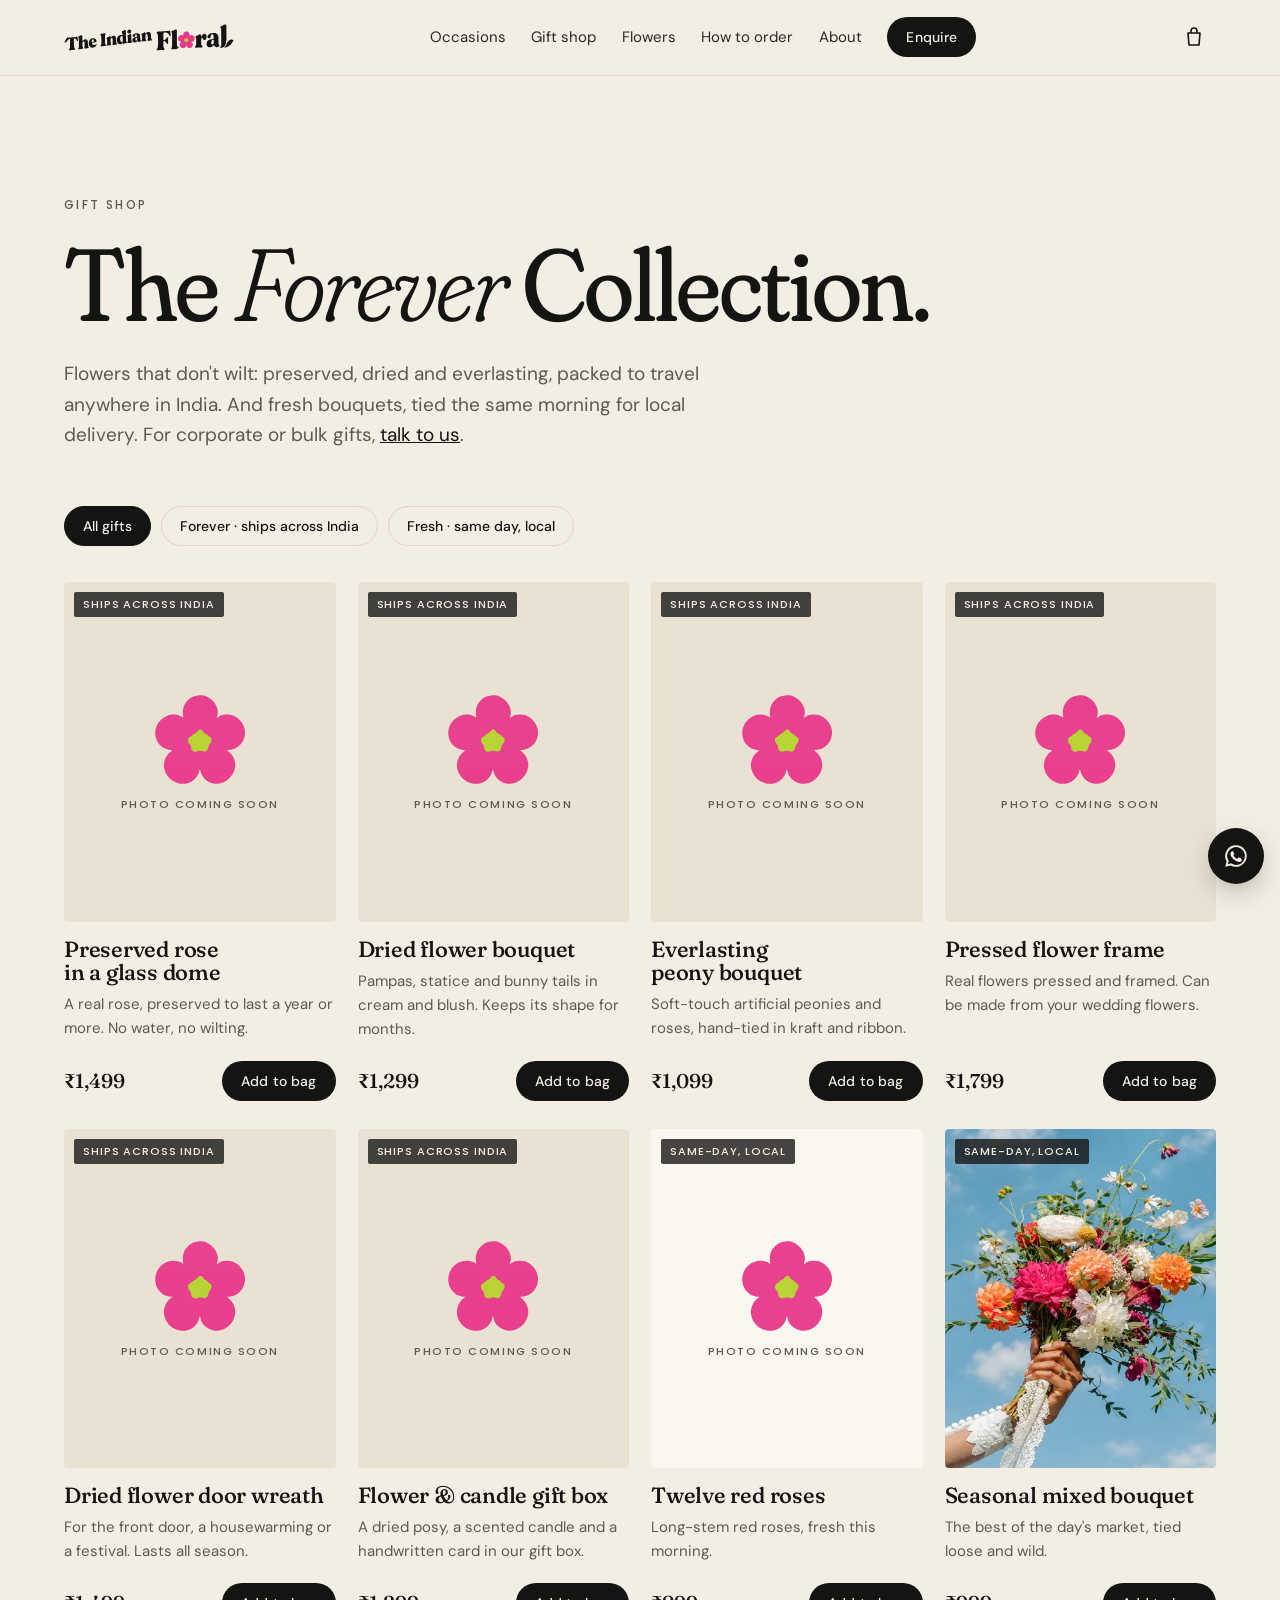
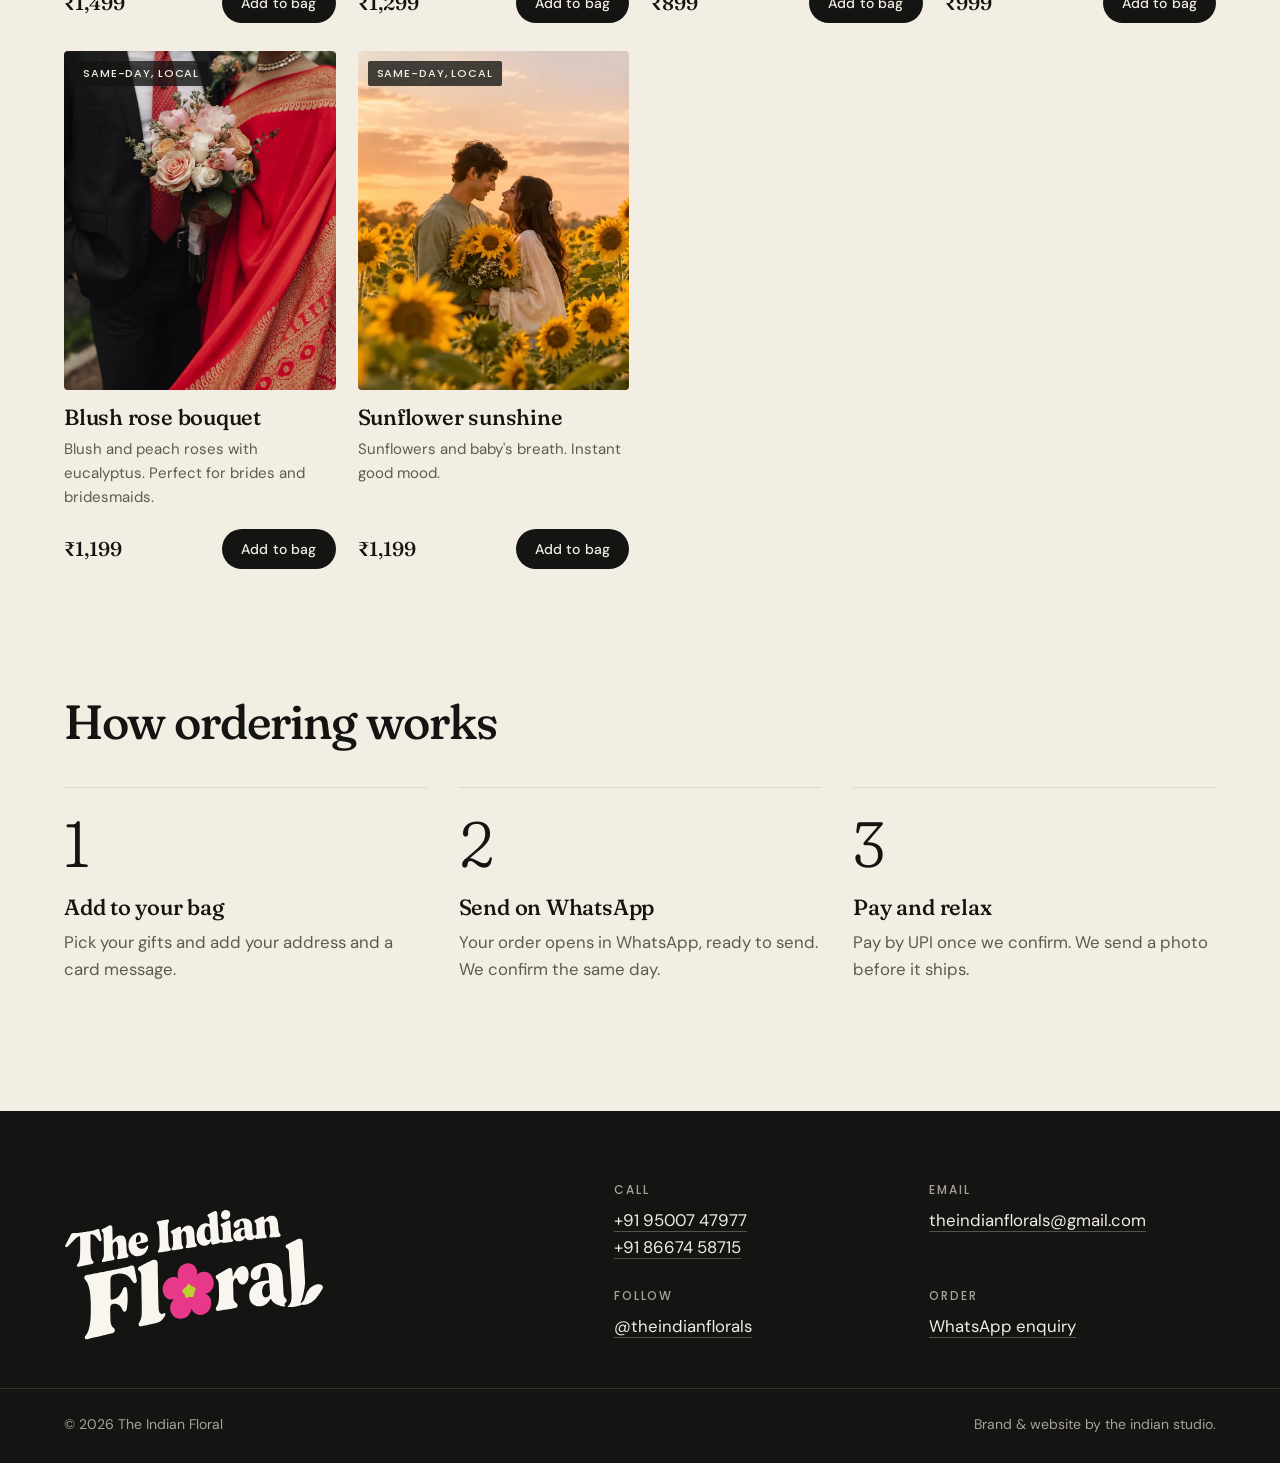
<file: shop.html>
<!doctype html>
<html lang="en">
<head>
  <meta charset="utf-8">
  <meta name="viewport" content="width=device-width, initial-scale=1, viewport-fit=cover">
  <title>Gift shop · The Indian Floral</title>
  <meta name="description" content="Preserved roses, dried bouquets and pressed-flower frames that ship across India, and fresh bouquets delivered the same day.">
  <meta name="theme-color" content="#141412">
  <meta property="og:title" content="The Forever Collection · The Indian Floral">
  <meta property="og:description" content="Flowers that don't wilt, shipped across India.">
  <meta property="og:image" content="assets/og-image.png">

  <link rel="icon" href="favicon.svg" type="image/svg+xml">
  <link rel="icon" href="favicon.ico" sizes="48x48">
  <link rel="apple-touch-icon" href="apple-touch-icon.png">
  <link rel="manifest" href="site.webmanifest">
  <link rel="preconnect" href="https://fonts.googleapis.com">
  <link rel="preconnect" href="https://fonts.gstatic.com" crossorigin>
  <link rel="stylesheet" href="https://fonts.googleapis.com/css2?family=Fraunces:opsz,wght,SOFT@9..144,300..900,0..100&family=DM+Sans:opsz,wght@9..40,400..700&family=Poppins:wght@500&display=swap">
  <link rel="stylesheet" href="assets/styles.css">
</head>
<body class="page-shop">

<a class="skip" href="#main">Skip to content</a>

<header class="site-header solid" id="top">
  <div class="bar">
    <a class="brand" href="index.html" aria-label="The Indian Floral, home">
      <img class="logo-light" src="assets/logo/horizontal-reversed.svg" alt="The Indian Floral" width="190" height="30">
      <img class="logo-dark" src="assets/logo/horizontal-ink.svg" alt="" width="190" height="30" aria-hidden="true">
    </a>
    <nav class="nav" id="nav" aria-label="Main">
      <a href="index.html#occasions">Occasions</a>
      <a href="shop.html" aria-current="page">Gift shop</a>
      <a href="index.html#flowers">Flowers</a>
      <a href="index.html#how">How to order</a>
      <a href="index.html#about">About</a>
      <a class="btn btn-small" href="index.html#contact">Enquire</a>
    </nav>
    <div class="bar-end">
      <a class="bag-btn" href="#bag" data-open-bag aria-label="Your bag"><svg viewBox="0 0 24 24" aria-hidden="true"><path d="M6 8h12l-1 12H7L6 8Z"/><path d="M9 8V6a3 3 0 0 1 6 0v2"/></svg><span class="bag-count" hidden>0</span></a>
      <button class="menu" id="menu" aria-expanded="false" aria-controls="nav"><span></span><span></span><span class="sr">Menu</span></button>
    </div>
  </div>
</header>

<main id="main" class="shop">
  <section class="shop-hero wrap">
    <p class="eyebrow">Gift shop</p>
    <h1>The <em>Forever</em> Collection.</h1>
    <p class="shop-lede">Flowers that don't wilt: preserved, dried and everlasting, packed to travel anywhere in India. And fresh bouquets, tied the same morning for local delivery. For corporate or bulk gifts, <a href="index.html#contact">talk to us</a>.</p>
  </section>

  <section class="wrap" aria-label="Products">
    <div class="filters" role="group" aria-label="Filter gifts">
      <button type="button" class="chip" data-filter="all" aria-pressed="true">All gifts</button>
      <button type="button" class="chip" data-filter="forever" aria-pressed="false">Forever · ships across India</button>
      <button type="button" class="chip" data-filter="fresh" aria-pressed="false">Fresh · same day, local</button>
    </div>
    <div class="product-grid" data-products="all"></div>
  </section>

  <section class="shop-how wrap" aria-labelledby="shop-how-title">
    <h2 id="shop-how-title">How ordering works</h2>
    <ol class="steps steps-light">
      <li><span class="step-n">1</span><h3>Add to your bag</h3><p>Pick your gifts and add your address and a card message.</p></li>
      <li><span class="step-n">2</span><h3>Send on WhatsApp</h3><p>Your order opens in WhatsApp, ready to send. We confirm the same day.</p></li>
      <li><span class="step-n">3</span><h3>Pay and relax</h3><p>Pay by UPI once we confirm. We send a photo before it ships.</p></li>
    </ol>
  </section>
</main>

<footer class="site-footer">
  <div class="wrap footer-inner">
    <img src="assets/logo/primary-reversed.svg" alt="The Indian Floral" class="footer-logo" width="260" height="130" loading="lazy">
    <div class="footer-cols">
      <div><p class="flabel">Call</p><p><a href="tel:+919500747977">+91 95007 47977</a><br><a href="tel:+918667458715">+91 86674 58715</a></p></div>
      <div><p class="flabel">Email</p><p><a href="mailto:theindianflorals@gmail.com">theindianflorals@gmail.com</a></p></div>
      <div><p class="flabel">Follow</p><p><a href="https://www.instagram.com/theindianflorals/" rel="noopener">@theindianflorals</a></p></div>
      <div><p class="flabel">Order</p><p><a href="index.html#contact">WhatsApp enquiry</a></p></div>
    </div>
  </div>
  <div class="wrap footer-base">
    <span>© <span id="year">2026</span> The Indian Floral</span>
    <span>Brand &amp; website by the indian studio.</span>
  </div>
</footer>

<div class="bag" id="bag" hidden role="dialog" aria-modal="true" aria-labelledby="bag-title">
  <div class="bag-panel">
    <div class="bag-head"><h2 id="bag-title">Your bag</h2><button class="bag-close" type="button" aria-label="Close bag">×</button></div>
    <p class="bag-empty">Your bag is empty. <button type="button" class="linkish" data-keep-shopping>Keep browsing</button></p>
    <ul class="bag-items"></ul>
    <form class="bag-checkout" novalidate hidden>
      <div class="bag-sum"><span>Total</span><span class="bag-total">₹0</span></div>
      <p class="bag-fresh-note" hidden>Fresh bouquets are same-day local deliveries. We'll confirm your area on WhatsApp.</p>
      <div class="field"><label for="b-name">Name</label><input id="b-name" name="name" autocomplete="name"></div>
      <div class="field"><label for="b-phone">Phone</label><input id="b-phone" name="phone" type="tel" autocomplete="tel"></div>
      <div class="field"><label for="b-address">Delivery address &amp; PIN code</label><textarea id="b-address" name="address" rows="3" autocomplete="street-address"></textarea></div>
      <div class="field"><label for="b-when">Delivery date</label><input id="b-when" name="when" type="date"></div>
      <div class="field"><label for="b-note">Message for the card (optional)</label><input id="b-note" name="note"></div>
      <p class="form-error" role="alert" hidden></p>
      <button class="btn btn-dark" type="submit">Place order on WhatsApp</button>
      <p class="bag-fine">We'll confirm availability and delivery, then send a UPI payment link. Nothing is charged yet.</p>
    </form>
  </div>
</div>

<a class="wa-float" id="wa-float" href="index.html#contact" aria-label="Chat on WhatsApp">
  <svg viewBox="0 0 24 24" aria-hidden="true"><path d="M12 2a10 10 0 0 0-8.6 15.1L2 22l5-1.3A10 10 0 1 0 12 2Zm0 18.2a8.2 8.2 0 0 1-4.2-1.2l-.3-.2-3 .8.8-2.9-.2-.3A8.2 8.2 0 1 1 12 20.2Zm4.5-6.1c-.2-.1-1.5-.7-1.7-.8-.2-.1-.4-.1-.6.1l-.8 1c-.1.2-.3.2-.5.1a6.7 6.7 0 0 1-3.3-2.9c-.3-.4.2-.4.7-1.3.1-.2 0-.3 0-.4l-.8-1.8c-.2-.5-.4-.4-.6-.4h-.5a1 1 0 0 0-.7.3 3 3 0 0 0-.9 2.2 5.2 5.2 0 0 0 1.1 2.7 11.8 11.8 0 0 0 4.5 4c1.7.7 2.3.8 3.1.7.5-.1 1.5-.6 1.7-1.2.2-.6.2-1.1.2-1.2-.1-.1-.2-.2-.4-.3Z"/></svg>
</a>

<script src="assets/config.js"></script>
<script src="assets/products.js"></script>
<script src="assets/main.js" defer></script>
<script src="assets/shop.js" defer></script>
</body>
</html>
</file>
<file: assets/styles.css>
/* The Indian Floral — cream and black. The logo's flower is the only colour. */
:root {
  --cream: #F3EEE3;
  --cream-2: #FAF7F0;
  --ink: #141412;
  --ink-2: #2A2926;
  --muted: #5F5A50;
  --line: #DDD5C5;
  --on-ink: #EDE7DA;
  --on-ink-muted: #A8A195;
  --pink: #E8388A;

  --display: "Fraunces", "Iowan Old Style", Georgia, serif;
  --body: "DM Sans", "Segoe UI", system-ui, -apple-system, sans-serif;
  --label: "Poppins", "DM Sans", system-ui, sans-serif;

  --gutter: clamp(16px, 5vw, 120px);
  --max: 2200px;   /* content spans the screen; only ultra-wide monitors get side margins */
  --radius: 4px;
  color-scheme: light;
}

*, *::before, *::after { box-sizing: border-box; }
html { scroll-behavior: smooth; scroll-padding-top: 84px; background: var(--cream); }
body { margin: 0; background: var(--cream); color: var(--ink); font: 400 clamp(16px, .45vw + 11px, 20px)/1.6 var(--body); -webkit-font-smoothing: antialiased; }
img { max-width: 100%; display: block; }
a { color: inherit; }
h1, h2, h3 { font-family: var(--display); font-variation-settings: "SOFT" 60; font-weight: 500; line-height: 1.04; letter-spacing: -.02em; margin: 0; text-wrap: balance; }
h2 { font-size: clamp(34px, 4.6vw, 96px); }
h3 { font-size: clamp(22px, 1.5vw, 30px); letter-spacing: -.01em; }
p { margin: 0; }
em { font-family: var(--display); font-style: italic; font-weight: 400; }

.wrap { width: 100%; max-width: var(--max); margin-inline: auto; padding-inline: var(--gutter); }
.eyebrow { font: 500 12px/1.2 var(--label); letter-spacing: .2em; text-transform: uppercase; color: var(--muted); margin-bottom: 18px; }
.sr { position: absolute; width: 1px; height: 1px; overflow: hidden; clip: rect(0 0 0 0); white-space: nowrap; }
.skip { position: absolute; left: 12px; top: -60px; background: var(--ink); color: var(--cream); padding: 10px 14px; z-index: 100; border-radius: var(--radius); }
.skip:focus { top: 12px; }
:focus-visible { outline: 2px solid var(--pink); outline-offset: 3px; }

/* ---------- buttons ---------- */
.btn { display: inline-flex; align-items: center; justify-content: center; gap: 10px; min-height: 50px; padding: 0 26px; border-radius: 999px; font: 500 15px/1 var(--body); letter-spacing: .01em; text-decoration: none; border: 1px solid transparent; cursor: pointer; transition: background .2s, color .2s, border-color .2s; }
.btn-light { background: var(--cream); color: var(--ink); }
.btn-light:hover { background: #fff; }
.btn-ghost { color: var(--cream); border-color: rgba(243, 238, 227, .55); }
.btn-ghost:hover { border-color: var(--cream); background: rgba(243, 238, 227, .1); }
.btn-dark { background: var(--ink); color: var(--cream); }
.btn-dark:hover { background: var(--ink-2); }
.btn-small { min-height: 40px; padding: 0 18px; font-size: 14px; }
.link-arrow { display: inline-flex; gap: 10px; align-items: center; font-weight: 500; text-decoration: none; border-bottom: 1px solid var(--ink); padding-bottom: 4px; margin-top: 28px; }
.link-arrow::after { content: "→"; transition: transform .2s; }
.link-arrow:hover::after { transform: translateX(4px); }

/* ---------- header ---------- */
.site-header { position: fixed; inset: 0 0 auto; z-index: 50; padding-top: env(safe-area-inset-top, 0px); transition: background .3s, box-shadow .3s; }
.bar { max-width: var(--max); margin-inline: auto; padding: clamp(14px, 1.2vw, 26px) var(--gutter); display: flex; align-items: center; justify-content: space-between; gap: 24px; }
.brand { position: relative; display: block; width: clamp(170px, 12vw, 240px); aspect-ratio: 190 / 30; }
.brand img { position: absolute; inset: 0; width: 100%; height: 100%; object-fit: contain; object-position: left center; transition: opacity .3s; }
.logo-dark { opacity: 0; }
.nav { display: flex; align-items: center; gap: clamp(20px, 2vw, 40px); font-size: clamp(15px, .9vw, 18px); }
.nav a:not(.btn) { color: var(--cream); text-decoration: none; opacity: .9; }
.nav a:not(.btn):hover { opacity: 1; text-decoration: underline; text-underline-offset: 6px; }
.nav .btn { background: var(--cream); color: var(--ink); }
.menu { display: none; }

.site-header.solid { background: rgba(243, 238, 227, .94); backdrop-filter: blur(10px); box-shadow: 0 1px 0 var(--line); }
.site-header.solid .logo-light { opacity: 0; }
.site-header.solid .logo-dark { opacity: 1; }
.site-header.solid .nav a:not(.btn) { color: var(--ink); }
.site-header.solid .nav .btn { background: var(--ink); color: var(--cream); }

/* ---------- hero ---------- */
.hero { position: relative; min-height: min(100svh, 920px); height: 100svh; max-height: 920px; color: var(--cream); background: var(--ink); overflow: hidden; display: flex; flex-direction: column; justify-content: flex-end; }
.slides, .slide { position: absolute; inset: 0; margin: 0; }
.slide { opacity: 0; transition: opacity 1.4s ease; }
.slide.is-active { opacity: 1; }
.slide img { width: 100%; height: 100%; object-fit: cover; object-position: center 40%; transform: scale(1.04); transition: transform 7s ease-out; }
.slide.is-active img { transform: scale(1); }
.hero::after { content: ""; position: absolute; inset: 0; background: linear-gradient(to top, rgba(20, 20, 18, .82) 0%, rgba(20, 20, 18, .35) 45%, rgba(20, 20, 18, .15) 70%, rgba(20, 20, 18, .45) 100%); pointer-events: none; }
.hero-copy { position: relative; z-index: 2; width: 100%; max-width: var(--max); margin-inline: auto; padding: 0 var(--gutter); }
.hero .eyebrow { color: rgba(243, 238, 227, .8); }
.hero h1 { font-size: clamp(44px, 7.6vw, 168px); font-weight: 400; font-variation-settings: "SOFT" 100; line-height: .98; max-width: 13ch; }
.hero-sub { margin-top: 24px; max-width: 46ch; font-size: clamp(17px, 1.3vw, 26px); color: rgba(243, 238, 227, .88); }
.actions { display: flex; flex-wrap: wrap; gap: 12px; margin-top: 34px; }
.hero-foot { position: relative; z-index: 2; width: 100%; max-width: var(--max); margin: 56px auto 0; padding: 20px var(--gutter) 28px; display: flex; justify-content: space-between; align-items: center; gap: 16px; border-top: 1px solid rgba(243, 238, 227, .22); }
.caption { font-size: 13px; color: rgba(243, 238, 227, .75); }
.dots { display: flex; gap: 10px; }
.dots button { width: 34px; height: 3px; padding: 0; border: 0; background: rgba(243, 238, 227, .35); cursor: pointer; position: relative; }
.dots button::before { content: ""; position: absolute; inset: -10px 0; }
.dots button[aria-selected="true"] { background: var(--cream); }

/* ---------- ticker ---------- */
.ticker { background: var(--ink); color: var(--on-ink); overflow: hidden; padding: 16px 0; border-top: 1px solid #2c2b27; }
.track { display: flex; align-items: center; gap: 28px; width: max-content; animation: tick 40s linear infinite; font: 400 clamp(22px, 1.6vw, 34px)/1 var(--display); font-style: italic; }
.track i { width: 7px; height: 7px; border-radius: 50%; background: var(--pink); display: inline-block; }
@keyframes tick { to { transform: translateX(-50%); } }

/* ---------- intro ---------- */
.intro { padding-block: clamp(80px, 12vw, 160px) clamp(56px, 8vw, 110px); }
.big-statement { font: 400 clamp(26px, 3.4vw, 72px)/1.22 var(--display); font-variation-settings: "SOFT" 60; letter-spacing: -.015em; max-width: 34ch; }
.big-statement em { font-style: italic; }

/* ---------- section head ---------- */
.section-head { display: grid; gap: 0; margin-bottom: clamp(36px, 5vw, 96px); max-width: min(100%, 60vw); }
.section-note { margin-top: 18px; color: var(--muted); max-width: 52ch; }

/* ---------- services ---------- */
.services { padding-bottom: clamp(80px, 11vw, 150px); }
.service-grid { display: grid; grid-template-columns: repeat(auto-fit, minmax(min(100%, 260px), 1fr)); border-top: 1px solid var(--ink); }
.service { padding: 28px 28px 36px 0; border-bottom: 1px solid var(--line); scroll-margin-top: 100px; }
.service h3 { margin-bottom: 14px; }
.service p { color: var(--muted); font-size: clamp(15px, .95vw, 19px); max-width: 44ch; }
@media (min-width: 1000px) {
  .service { padding-left: 24px; border-left: 1px solid var(--line); border-bottom: 0; min-height: 260px; }
  .service:first-child { padding-left: 0; border-left: 0; }
}

/* ---------- wedding band ---------- */
.wedding-band { position: relative; min-height: min(92vh, 860px); color: var(--cream); display: flex; align-items: flex-end; overflow: hidden; background: var(--ink); }
.wedding-band picture, .wedding-band img { position: absolute; inset: 0; width: 100%; height: 100%; object-fit: cover; }
.wedding-band::after { content: ""; position: absolute; inset: 0; background: linear-gradient(to right, rgba(20, 20, 18, .78) 0%, rgba(20, 20, 18, .35) 50%, rgba(20, 20, 18, 0) 75%), linear-gradient(to top, rgba(20, 20, 18, .5), transparent 40%); }
.wedding-copy { position: relative; z-index: 1; padding-block: clamp(64px, 9vw, 120px); }
.wedding-copy .eyebrow { color: rgba(243, 238, 227, .75); }
.wedding-copy h2 { max-width: 14ch; font-weight: 400; font-variation-settings: "SOFT" 100; }
.wedding-copy p:not(.eyebrow) { margin: 22px 0 32px; max-width: 44ch; color: rgba(243, 238, 227, .88); }

/* ---------- feature ---------- */
.feature { display: grid; gap: clamp(32px, 5vw, 80px); align-items: center; padding-block: clamp(80px, 11vw, 150px); }
.feature-img { margin: 0; aspect-ratio: 4 / 5; overflow: hidden; border-radius: var(--radius); max-width: 100%; }
.feature-img img { width: 100%; height: 100%; object-fit: cover; object-position: 55% center; }
.feature-copy h2 { max-width: 13ch; margin-bottom: 24px; }
.feature-copy p { color: var(--muted); max-width: 42ch; }
@media (min-width: 900px) { .feature { grid-template-columns: 1.15fr 1fr; } }

/* ---------- flowers list ---------- */
.flowers { background: var(--cream-2); border-block: 1px solid var(--line); padding-block: clamp(80px, 11vw, 150px); }
.flower-list { list-style: none; margin: 0; padding: 0; border-top: 1px solid var(--ink); }
.flower-list li { display: grid; grid-template-columns: 1fr; gap: 4px 24px; padding: 22px 0; border-bottom: 1px solid var(--line); align-items: baseline; }
.fname { font: 400 clamp(30px, 4.2vw, 88px)/1.05 var(--display); font-variation-settings: "SOFT" 80; letter-spacing: -.02em; }
.ftamil { font-family: "Noto Sans Tamil", "Latha", "Nirmala UI", var(--body); color: var(--muted); font-size: 17px; }
.fuse { color: var(--muted); font-size: 15px; }
@media (min-width: 760px) {
  .flower-list li { grid-template-columns: minmax(0, 1.4fr) 140px minmax(0, 1fr); }
  .fuse { text-align: right; }
  .flower-list li:hover .fname { font-style: italic; }
}

/* ---------- how ---------- */
.how { background: var(--ink); color: var(--on-ink); padding-block: clamp(80px, 11vw, 150px); }
.how .eyebrow { color: var(--on-ink-muted); }
.how h2 { color: var(--cream); max-width: 16ch; }
.steps { list-style: none; margin: 0; padding: 0; display: grid; grid-template-columns: repeat(auto-fit, minmax(min(100%, 280px), 1fr)); gap: 40px 32px; }
.steps li { border-top: 1px solid #3a3833; padding-top: 24px; }
.step-n { display: block; font: 300 64px/1 var(--display); font-variation-settings: "SOFT" 100; color: var(--cream); margin-bottom: 20px; }
.steps h3 { color: var(--cream); margin-bottom: 10px; }
.steps p { color: var(--on-ink-muted); max-width: 34ch; }

/* ---------- duo ---------- */
.duo { display: grid; gap: clamp(32px, 5vw, 80px); align-items: center; padding-block: clamp(80px, 11vw, 150px); }
.duo figure { margin: 0; }
.duo img { width: 100%; aspect-ratio: 7 / 5; object-fit: cover; border-radius: var(--radius); }
.duo figcaption { margin-top: 12px; font-size: 13px; color: var(--muted); }
.duo-copy h2 { max-width: 15ch; margin-bottom: 24px; }
.duo-copy p { color: var(--muted); max-width: 42ch; }
@media (min-width: 900px) { .duo { grid-template-columns: 1fr 1.1fr; } .duo figure { order: 2; } }

/* ---------- about ---------- */
.about { background: var(--ink); color: var(--on-ink); padding-block: clamp(80px, 11vw, 140px); }
.about-inner { display: grid; gap: 40px; align-items: center; }
.about .eyebrow { color: var(--on-ink-muted); }
.about h2 { color: var(--cream); margin-bottom: 24px; }
.about p:not(.eyebrow) { color: var(--on-ink-muted); max-width: 56ch; font-size: 18px; }
.about-mark { width: min(220px, 50vw); height: auto; }
@media (min-width: 900px) { .about-inner { grid-template-columns: 280px 1fr; gap: 80px; } }

/* ---------- contact ---------- */
.contact { display: grid; gap: clamp(40px, 6vw, 96px); padding-block: clamp(80px, 11vw, 150px); }
.contact-copy h2 { margin-bottom: 20px; }
.contact-copy > p { color: var(--muted); max-width: 40ch; }
.contact-facts { list-style: none; padding: 0; margin: 36px 0 0; display: grid; gap: 14px; border-top: 1px solid var(--line); padding-top: 24px; }
.contact-facts li { display: grid; grid-template-columns: 110px 1fr; gap: 12px; }
.contact-facts li > span:first-child { font: 500 12px/1.9 var(--label); letter-spacing: .14em; text-transform: uppercase; color: var(--muted); }
.contact-facts .cval { font-size: clamp(16px, 1vw, 20px); line-height: 1.7; }
.enquiry { display: grid; grid-template-columns: 1fr; gap: 18px; background: var(--cream-2); border: 1px solid var(--line); border-radius: var(--radius); padding: clamp(22px, 3.5vw, 40px); align-content: start; }
.field { display: grid; gap: 8px; }
.field label { font: 500 12px/1.2 var(--label); letter-spacing: .14em; text-transform: uppercase; color: var(--muted); }
.field input, .field select, .field textarea { width: 100%; font: 400 16px/1.4 var(--body); color: var(--ink); background: #fff; border: 1px solid var(--line); border-radius: var(--radius); padding: 13px 14px; }
.field textarea { resize: vertical; min-height: 110px; }
.field input:focus, .field select:focus, .field textarea:focus { outline: none; border-color: var(--ink); box-shadow: 0 0 0 3px rgba(20, 20, 18, .08); }
.field [aria-invalid="true"] { border-color: #B3261E; }
.form-error { color: #B3261E; font-size: 14px; }
.wide { grid-column: 1 / -1; }
@media (min-width: 640px) { .enquiry { grid-template-columns: 1fr 1fr; } }
@media (min-width: 1000px) { .contact { grid-template-columns: 1fr 1.25fr; } }

/* ---------- footer ---------- */
.site-footer { background: var(--ink); color: var(--on-ink); padding-block: 72px calc(28px + env(safe-area-inset-bottom, 0px)); }
.footer-inner { display: grid; gap: 48px; padding-bottom: 48px; border-bottom: 1px solid #34322d; }
.footer-logo { width: min(260px, 70vw); height: auto; }
.footer-cols { display: grid; grid-template-columns: repeat(auto-fit, minmax(min(100%, 210px), 1fr)); gap: 28px; }
.footer-cols p { overflow-wrap: anywhere; }
.flabel { font: 500 12px/1.2 var(--label); letter-spacing: .16em; text-transform: uppercase; color: var(--on-ink-muted); margin-bottom: 10px; }
.site-footer a { color: var(--cream); text-decoration: none; border-bottom: 1px solid #55524a; }
.site-footer a:hover { border-color: var(--cream); }
.footer-base { display: flex; justify-content: space-between; flex-wrap: wrap; gap: 12px; padding-top: 24px; font-size: 14px; color: var(--on-ink-muted); }
@media (min-width: 900px) { .footer-inner { grid-template-columns: 1fr 1.2fr; align-items: end; } }

/* ---------- WhatsApp button ---------- */
.wa-float { position: fixed; right: max(16px, env(safe-area-inset-right, 0px)); bottom: calc(16px + env(safe-area-inset-bottom, 0px)); z-index: 40; width: 56px; height: 56px; border-radius: 50%; background: var(--ink); color: var(--cream); display: grid; place-items: center; box-shadow: 0 10px 30px -10px rgba(20, 20, 18, .5); transition: transform .2s; }
.wa-float:hover { transform: translateY(-2px); }
.wa-float svg { width: 26px; height: 26px; fill: currentColor; }

/* ---------- mobile nav ---------- */
@media (max-width: 899px) {
  .menu { display: inline-grid; place-items: center; gap: 6px; width: 44px; height: 44px; background: none; border: 0; cursor: pointer; padding: 10px; }
  .menu span:not(.sr) { display: block; width: 24px; height: 2px; background: var(--cream); transition: transform .25s, background .3s; }
  .site-header.solid .menu span:not(.sr), .site-header.open .menu span:not(.sr) { background: var(--ink); }
  .site-header.open .menu span:nth-child(1) { transform: translateY(4px) rotate(45deg); }
  .site-header.open .menu span:nth-child(2) { transform: translateY(-4px) rotate(-45deg); }
  .nav { position: fixed; inset: 0; top: 0; padding: 110px var(--gutter) 40px; background: var(--cream); flex-direction: column; align-items: flex-start; gap: 6px; transform: translateY(-100%); visibility: hidden; transition: transform .35s ease, visibility .35s; z-index: -1; }
  .nav a:not(.btn) { color: var(--ink); font: 400 34px/1.3 var(--display); opacity: 1; }
  .nav .btn { margin-top: 24px; background: var(--ink); color: var(--cream); min-height: 52px; font-size: 16px; }
  .site-header.open { background: var(--cream); }
  .site-header.open .logo-light { opacity: 0; }
  .site-header.open .logo-dark { opacity: 1; }
  .site-header.open .nav { transform: none; visibility: visible; }
  .hero-foot .caption { display: none; }
}

@media (prefers-reduced-motion: reduce) {
  html { scroll-behavior: auto; }
  .slide, .slide img, .nav, .btn { transition: none; }
  .slide img { transform: none; }
  .track { animation: none; }
}

/* ---------- occasions footnote ---------- */
.occasions-more { margin-top: 28px; color: var(--muted); }
.occasions-more a { color: var(--ink); }
@media (min-width: 1000px) {
  .service-grid { grid-template-columns: repeat(3, 1fr); }
  .service { min-height: 230px; border-bottom: 1px solid var(--line); }
  .service:nth-child(3n + 1) { padding-left: 0; border-left: 0; }
}

/* ---------- ceremonies (weddings & events) ---------- */
.ceremonies { padding-block: clamp(80px, 11vw, 150px); }
.ceremony-list { list-style: none; margin: 0; padding: 0; counter-reset: c; display: grid; grid-template-columns: repeat(auto-fit, minmax(min(100%, 220px), 1fr)); border-top: 1px solid var(--ink); }
.ceremony-list li { counter-increment: c; padding: 26px 24px 34px 0; border-bottom: 1px solid var(--line); }
.ceremony-list li::before { content: counter(c, decimal-leading-zero); display: block; font: 300 clamp(30px, 2.4vw, 44px)/1 var(--display); color: var(--muted); margin-bottom: 18px; }
.ceremony-list h3 { margin-bottom: 10px; }
.ceremony-list p { color: var(--muted); font-size: clamp(15px, .95vw, 19px); max-width: 36ch; }
.handle { margin-top: clamp(48px, 6vw, 88px); display: grid; gap: 28px; justify-items: start; }
.handle .eyebrow { margin: 0; }
.handle-list { list-style: none; margin: 0; padding: 0; display: flex; flex-wrap: wrap; gap: 10px; }
.handle-list li { border: 1px solid var(--ink); border-radius: 999px; padding: 10px 18px; font-size: clamp(14px, .9vw, 17px); }

/* ---------- gifting extras ---------- */
.gift-occasions { margin-top: clamp(48px, 6vw, 88px); }
.gift-tags { list-style: none; margin: 0; padding: 0; display: flex; flex-wrap: wrap; gap: 10px; }
.gift-tags li { border: 1px solid #4a4842; color: var(--on-ink); border-radius: 999px; padding: 10px 18px; font-size: clamp(14px, .9vw, 17px); }
.corporate { margin-top: clamp(40px, 5vw, 72px); padding: clamp(28px, 3.5vw, 56px); border: 1px solid #3a3833; border-radius: var(--radius); display: grid; gap: 22px; align-items: center; }
.corporate h3 { color: var(--cream); font-size: clamp(28px, 2.6vw, 48px); font-weight: 400; font-variation-settings: "SOFT" 100; }
.corporate p { color: var(--on-ink-muted); max-width: 52ch; }
.corporate .btn { justify-self: start; }
@media (min-width: 1000px) { .corporate { grid-template-columns: 1fr 1.2fr auto; gap: 48px; } }

/* ---------- flower origin + contact values ---------- */
.forigin { font: 500 12px/1.9 var(--label); letter-spacing: .14em; text-transform: uppercase; color: var(--muted); }
.cval a { text-decoration: none; border-bottom: 1px solid var(--line); }
.cval a:hover { border-color: var(--ink); }
.shop-lede a { color: var(--ink); }

/* ---------- header bag ---------- */
.bar-end { display: flex; align-items: center; gap: 6px; }
.bag-btn { position: relative; display: grid; place-items: center; width: 44px; height: 44px; color: var(--cream); }
.bag-btn svg { width: 24px; height: 24px; fill: none; stroke: currentColor; stroke-width: 1.6; stroke-linejoin: round; }
.site-header.solid .bag-btn, .site-header.open .bag-btn { color: var(--ink); }
.bag-count { position: absolute; top: 4px; right: 2px; min-width: 18px; height: 18px; padding: 0 5px; border-radius: 9px; background: var(--pink); color: #fff; font: 600 11px/18px var(--body); text-align: center; }

/* ---------- campaign ---------- */
.campaign { background: var(--ink); color: var(--on-ink); padding-block: clamp(80px, 11vw, 150px); }
.campaign-head { display: grid; gap: 28px; margin-bottom: clamp(40px, 5vw, 64px); align-items: end; }
.campaign .eyebrow { color: var(--on-ink-muted); }
.campaign h2 { color: var(--cream); font-size: clamp(44px, 7vw, 150px); font-weight: 400; font-variation-settings: "SOFT" 100; }
.campaign h2 em { font-weight: 300; }
.campaign-side p { color: var(--on-ink-muted); max-width: 46ch; margin-bottom: 26px; }
.campaign-promises { list-style: none; margin: clamp(40px, 5vw, 64px) 0 0; padding: 24px 0 0; border-top: 1px solid #3a3833; display: grid; grid-template-columns: repeat(auto-fit, minmax(min(100%, 240px), 1fr)); gap: 14px 32px; color: var(--on-ink-muted); font-size: 15px; }
.campaign-promises b { color: var(--cream); font-weight: 500; }
@media (min-width: 900px) { .campaign-head { grid-template-columns: 1.1fr 1fr; } }

/* ---------- products ---------- */
.product-grid { display: grid; grid-template-columns: repeat(auto-fit, minmax(min(100%, clamp(250px, 17vw, 380px)), 1fr)); gap: 28px 22px; }
.product { display: flex; flex-direction: column; }
.product[hidden] { display: none; }
.p-media { position: relative; aspect-ratio: 4 / 5; overflow: hidden; border-radius: var(--radius); background: var(--cream-2); max-width: 100%; }
.p-media > img { width: 100%; height: 100%; object-fit: cover; transition: transform .6s ease; }
.product:hover .p-media > img { transform: scale(1.04); }
.p-tag { position: absolute; left: 10px; top: 10px; background: rgba(20, 20, 18, .78); color: var(--cream); font: 500 11px/1 var(--label); letter-spacing: .08em; text-transform: uppercase; padding: 7px 9px; border-radius: 2px; }
.ph { width: 100%; height: 100%; display: grid; place-items: center; align-content: center; gap: 14px; background: var(--cream-2) url("logo/flower-fullcolour.svg") center / 0 no-repeat; }
.ph img { width: 34%; opacity: .95; }
.ph span { font: 500 11px/1 var(--label); letter-spacing: .14em; text-transform: uppercase; color: var(--muted); }
.ph-forever { background-color: #E9E2D3; }
.p-body { display: flex; flex-direction: column; gap: 8px; padding-top: 16px; flex: 1; }
.p-body h3 { font-size: 22px; }
.p-body p { color: var(--muted); font-size: 15px; }
.p-foot { margin-top: auto; padding-top: 12px; display: flex; justify-content: space-between; align-items: center; gap: 12px; }
.p-price { font: 500 20px/1 var(--display); font-variant-numeric: tabular-nums; }
/* products on the dark campaign band */
.campaign .p-body h3, .campaign .p-price { color: var(--cream); }
.campaign .p-body p { color: var(--on-ink-muted); }
.campaign .btn-dark { background: var(--cream); color: var(--ink); }
.campaign .btn-dark:hover { background: #fff; }

/* ---------- shop page ---------- */
.shop { padding-top: 96px; }
.shop-hero { padding-block: clamp(48px, 8vw, 110px) clamp(32px, 5vw, 56px); }
.shop-hero h1 { font-size: clamp(48px, 8vw, 168px); font-weight: 400; font-variation-settings: "SOFT" 100; }
.shop-hero h1 em { font-weight: 300; }
.shop-lede { margin-top: 22px; max-width: 52ch; color: var(--muted); font-size: 19px; }
.filters { display: flex; flex-wrap: wrap; gap: 10px; margin-bottom: 36px; }
.chip { font: 500 14px/1 var(--body); padding: 12px 18px; border-radius: 999px; border: 1px solid var(--line); background: transparent; color: var(--ink); cursor: pointer; }
.chip[aria-pressed="true"] { background: var(--ink); color: var(--cream); border-color: var(--ink); }
.shop-how { padding-block: clamp(80px, 10vw, 130px); }
.shop-how h2 { font-size: clamp(30px, 4vw, 48px); margin-bottom: 40px; }
.steps-light li { border-top-color: var(--line); }
.steps-light .step-n, .steps-light h3 { color: var(--ink); }
.steps-light p { color: var(--muted); }

/* ---------- bag drawer ---------- */
.bag { position: fixed; inset: 0; z-index: 80; background: rgba(20, 20, 18, 0); transition: background .25s; }
.bag.open { background: rgba(20, 20, 18, .45); }
.bag-panel { position: absolute; top: 0; right: 0; bottom: 0; width: min(440px, 100%); background: var(--cream); padding: calc(24px + env(safe-area-inset-top, 0px)) 24px calc(24px + env(safe-area-inset-bottom, 0px)); overflow-y: auto; transform: translateX(100%); transition: transform .25s ease; display: flex; flex-direction: column; gap: 20px; }
.bag.open .bag-panel { transform: none; }
.bag-head { display: flex; justify-content: space-between; align-items: center; }
.bag-head h2 { font-size: 32px; }
.bag-close { width: 44px; height: 44px; border: 0; background: none; font-size: 30px; line-height: 1; cursor: pointer; color: var(--ink); }
.bag-empty { color: var(--muted); }
.linkish { background: none; border: 0; padding: 0; font: inherit; color: var(--ink); text-decoration: underline; cursor: pointer; }
.bag-items { list-style: none; margin: 0; padding: 0; display: grid; }
.bag-items li { display: flex; justify-content: space-between; align-items: center; gap: 12px; padding: 14px 0; border-bottom: 1px solid var(--line); }
.bi-name { font-weight: 500; }
.bi-price { font-size: 14px; color: var(--muted); }
.qty { display: flex; align-items: center; border: 1px solid var(--line); border-radius: 999px; }
.qty button { width: 36px; height: 36px; border: 0; background: none; font-size: 18px; cursor: pointer; color: var(--ink); }
.qty span { min-width: 22px; text-align: center; font-variant-numeric: tabular-nums; }
.bag-checkout { display: grid; gap: 14px; }
.bag-sum { display: flex; justify-content: space-between; font: 500 22px/1 var(--display); padding: 8px 0 6px; }
.bag-fresh-note, .bag-fine { font-size: 13px; color: var(--muted); }

/* ---------- bridal canopy ---------- */
.canopy { display: grid; gap: clamp(32px, 5vw, 88px); align-items: center; padding-top: clamp(80px, 11vw, 150px); }
.canopy-img { margin: 0; aspect-ratio: 3 / 2; overflow: hidden; border-radius: var(--radius); max-width: 100%; }
.canopy-img img { width: 100%; height: 100%; object-fit: cover; object-position: 50% 30%; }
.canopy-copy h2 { max-width: 13ch; margin-bottom: 24px; }
.canopy-copy > p:not(.eyebrow) { color: var(--muted); max-width: 46ch; }
.canopy-points { list-style: none; margin: 24px 0 0; padding: 0; display: grid; gap: 10px; }
.canopy-points li { padding-left: 22px; position: relative; max-width: 46ch; }
.canopy-points li::before { content: ""; position: absolute; left: 0; top: .65em; width: 8px; height: 8px; border-radius: 50%; background: var(--pink); }
@media (min-width: 900px) { .canopy { grid-template-columns: 1.35fr 1fr; } }

/* ---------- our work gallery ---------- */
.work { padding-block: clamp(40px, 6vw, 90px) clamp(80px, 11vw, 150px); }
.work-group { display: grid; gap: clamp(24px, 3vw, 48px); padding-top: clamp(28px, 3vw, 40px); border-top: 1px solid var(--ink); }
.work-group + .work-group { margin-top: clamp(56px, 7vw, 110px); }
.work-intro h3 { font-size: clamp(28px, 2.4vw, 44px); margin-bottom: 14px; }
.work-intro p { color: var(--muted); max-width: 44ch; }
.work-intro a { color: var(--ink); }
.gallery { columns: 2 220px; column-gap: clamp(12px, 1.4vw, 24px); }
.work-item { break-inside: avoid; margin: 0 0 clamp(12px, 1.4vw, 24px); }
.work-item img { width: 100%; height: auto; border-radius: var(--radius); }
.work-item figcaption { margin-top: 8px; font-size: 13px; color: var(--muted); }
.work-item .credit { font-style: italic; }
@media (min-width: 900px) {
  .work-group { grid-template-columns: minmax(240px, 1fr) 3fr; align-items: start; }
  .work-intro { position: sticky; top: 110px; }
  .gallery { columns: 3; }
}
</file>
